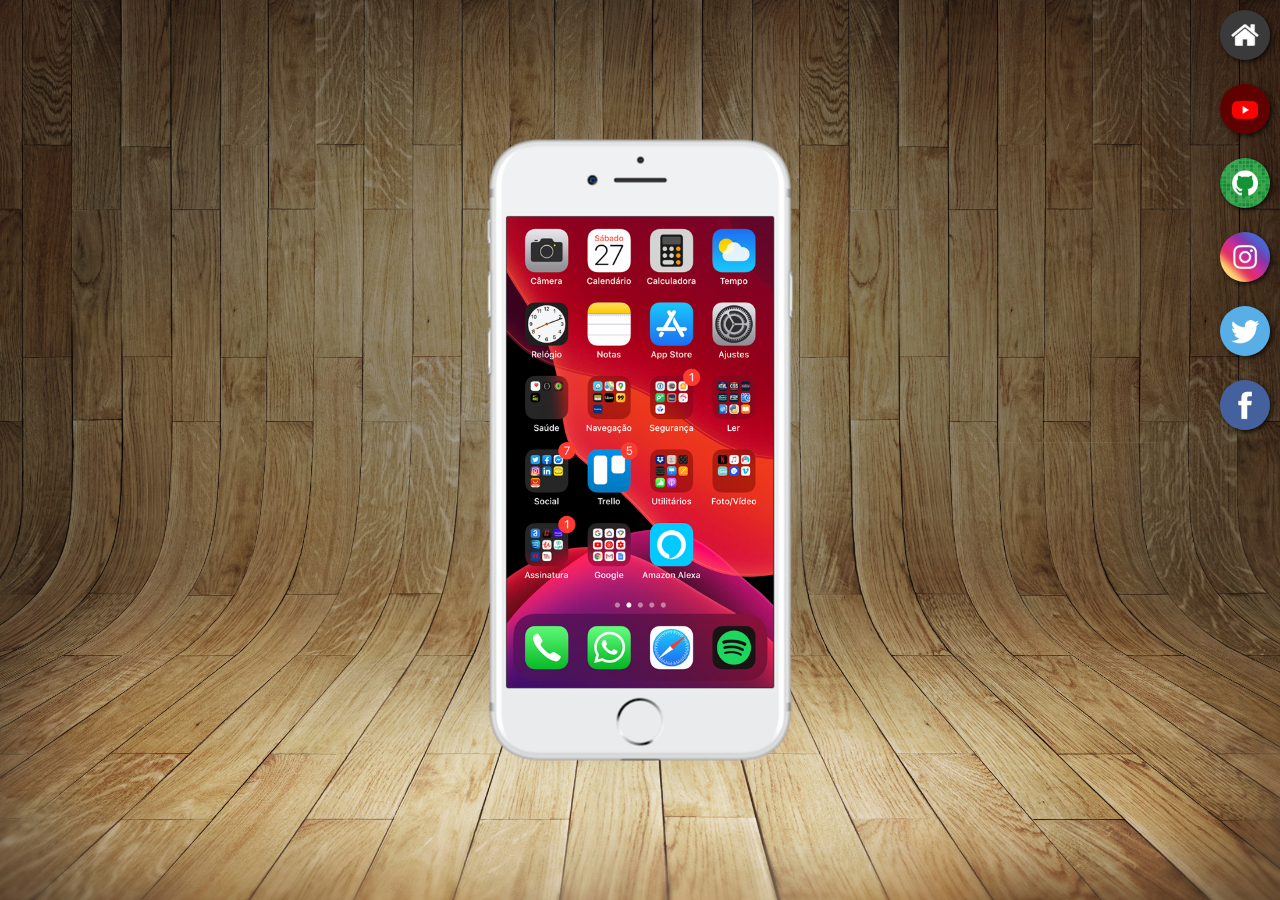
<file: index.html>
<!DOCTYPE html>
<html lang="pt-br">
<head>
    <meta charset="UTF-8">
    <meta http-equiv="X-UA-Compatible" content="IE=edge">
    <meta name="viewport" content="width=device-width, initial-scale=1.0">
    <link rel="shortcut icon" href="favicon.ico" type="image/x-icon">
    <title>Projeto Redes Sociais</title>
    <link rel="stylesheet" href="estilos/style.css">
</head>
<body>
    <main>
        <section id="telefone">
            <iframe src="home.html" name="tela" id="tela" frameborder="0">Seu navagador não é compativél com isso.</iframe>
        </section>
        <section id="redes-sociais">
            <a href="home.html" target="tela"><img src="imagens/logo-home.jpg" alt="Home"></a><br>
            <a href="youtube.html" target="tela"><img src="imagens/logo-youtube.jpg" alt="Youtube"></a><br>
            <a href="github.html" target="tela"><img src="imagens/logo-github.jpg" alt="GitHub"></a><br>
            <a href="instagram.html" target="tela"><img src="imagens/logo-instagram.jpg" alt="Instagram"></a><br>
            <a href="twitter.html" target="tela"><img src="imagens/logo-twitter.jpg" alt="Twitter"></a><br>
            <a href="facebook.html" target="tela"><img src="imagens/logo-facebook.jpg" alt="Facebook"></a><br>
        </section>
    </main>
</body>
</html>
</file>
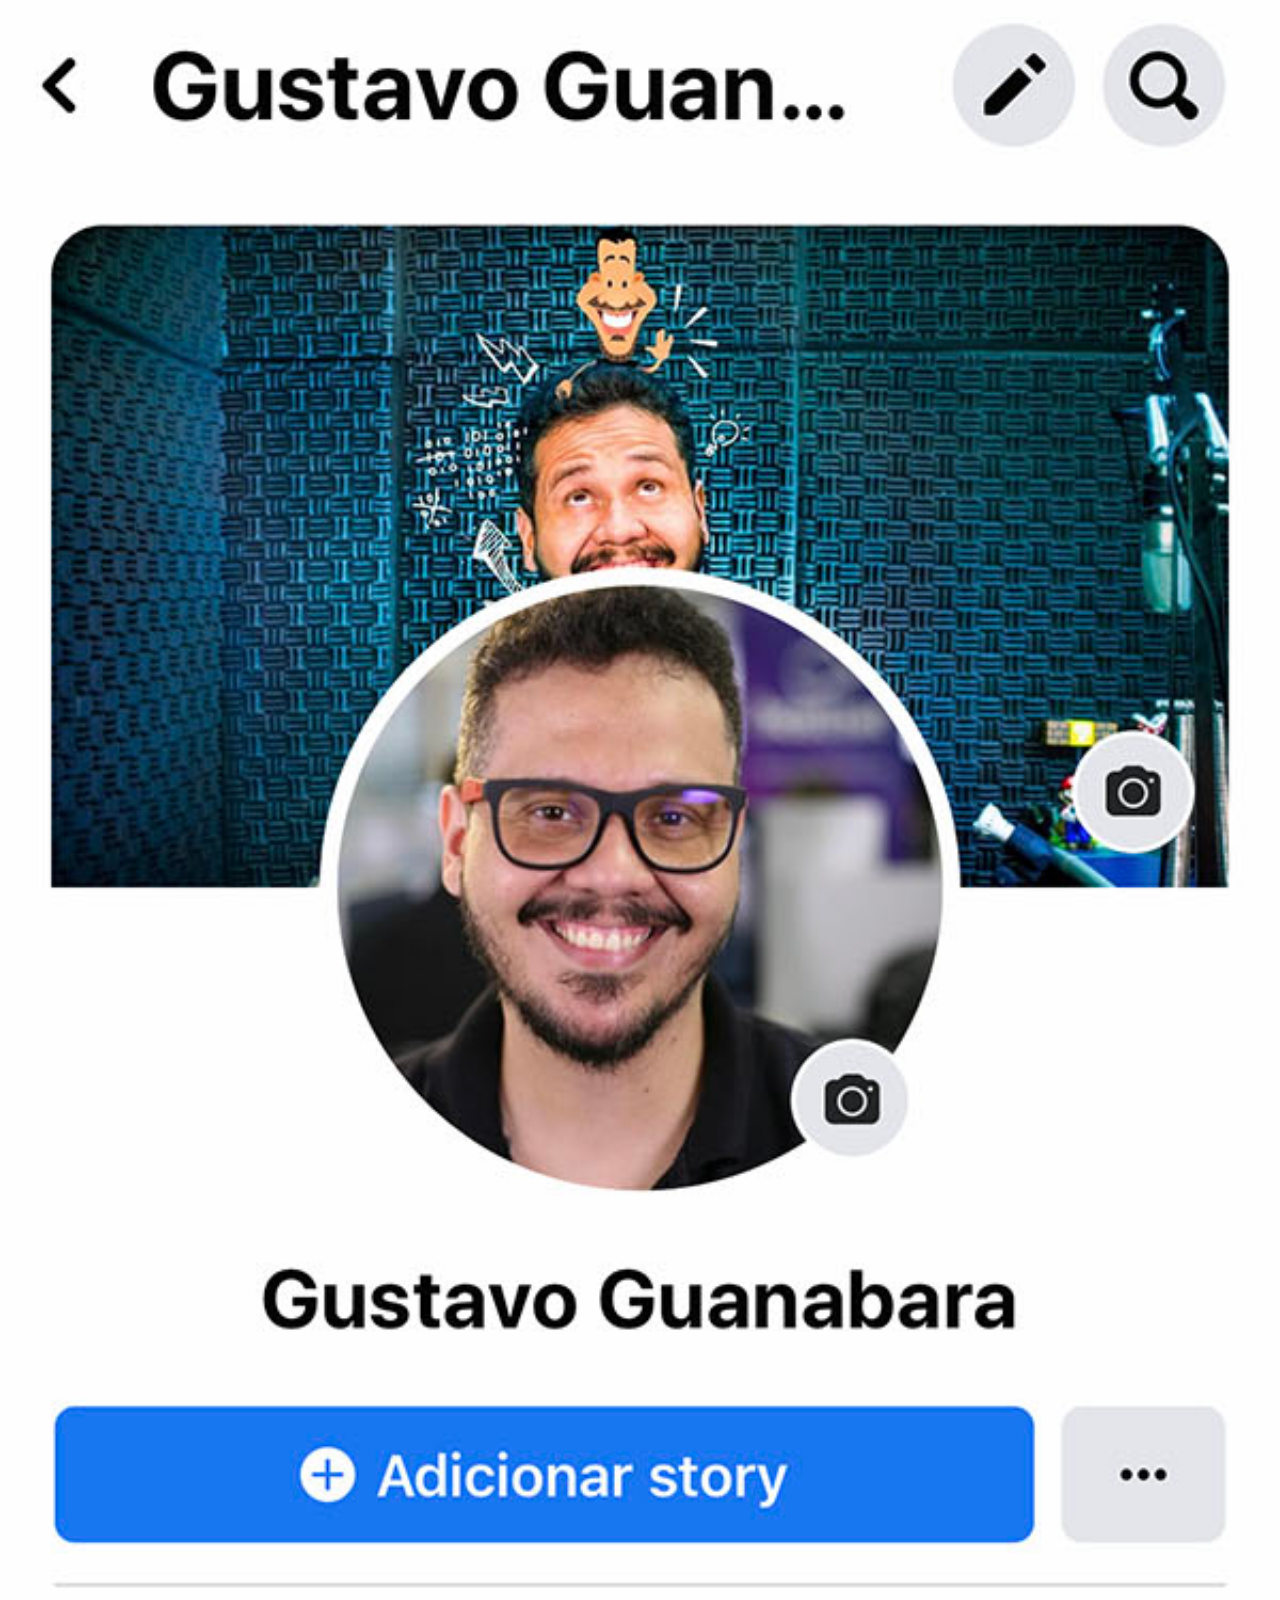
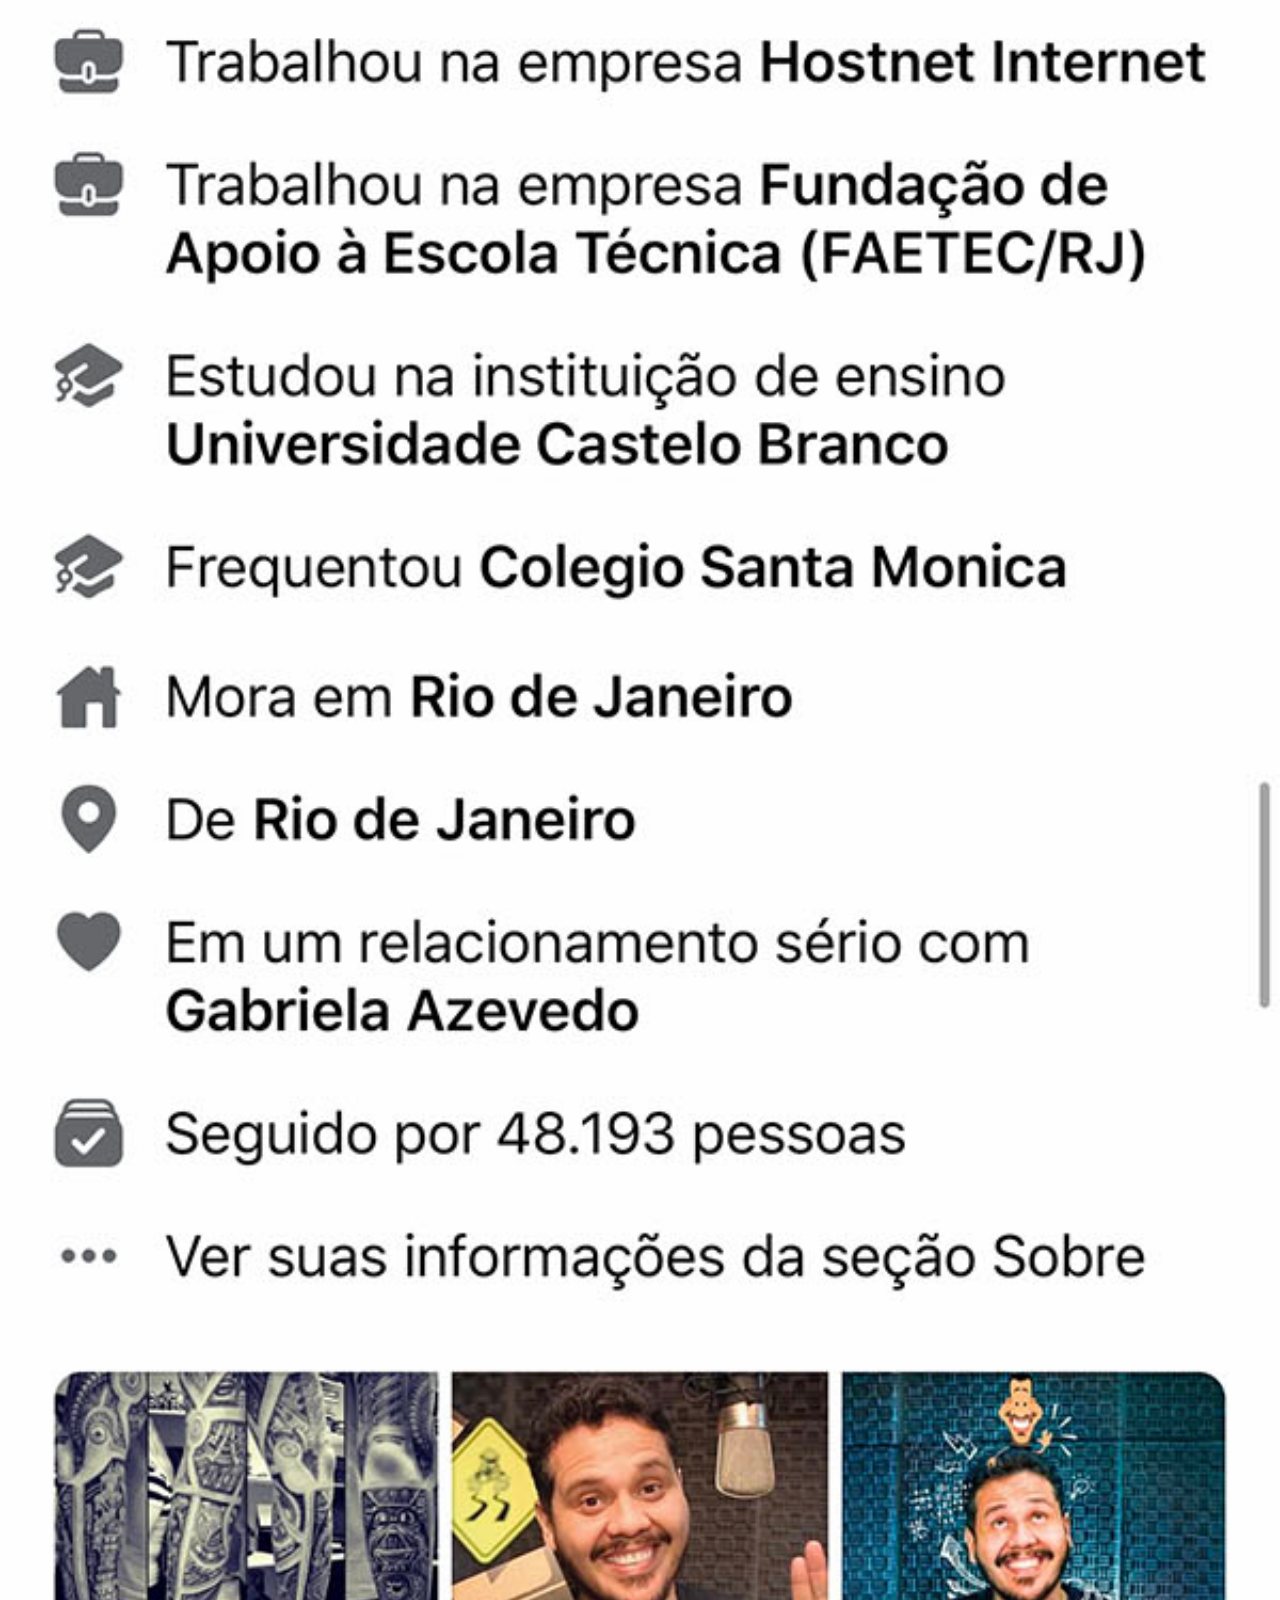
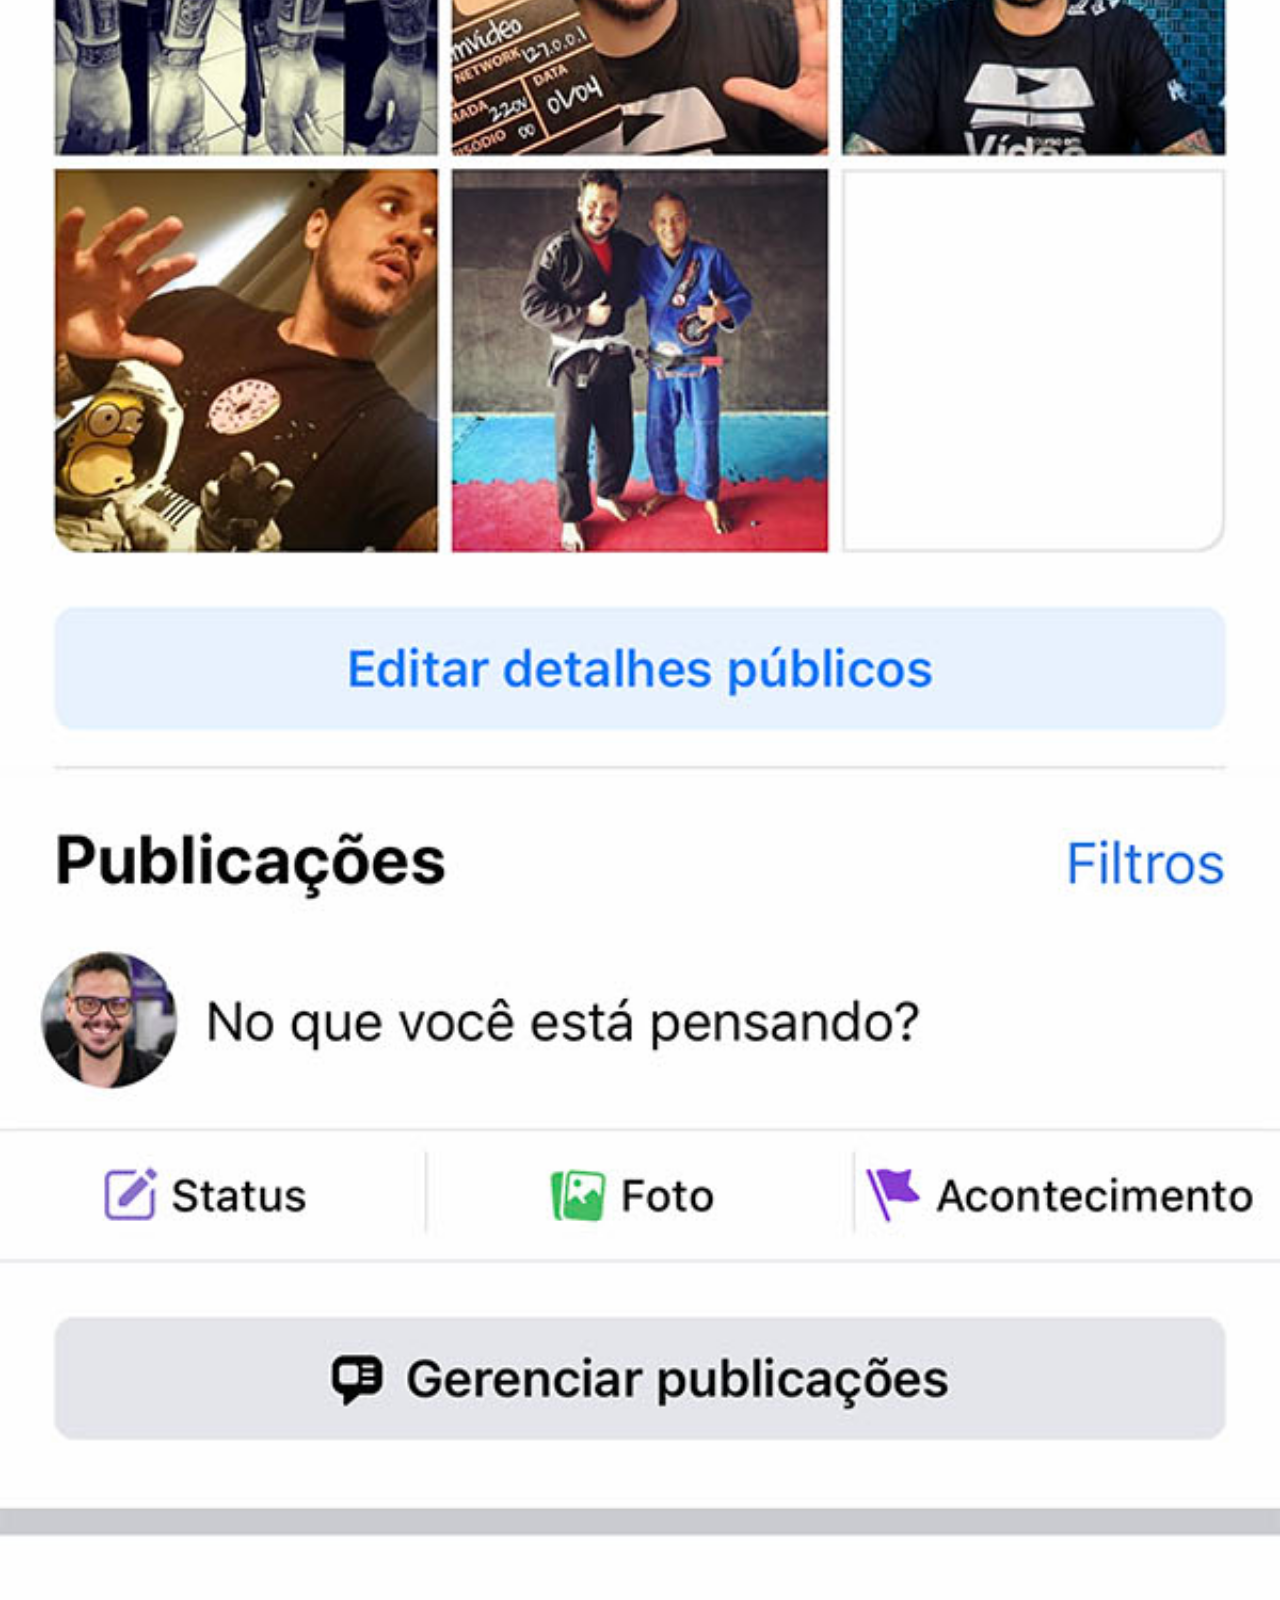
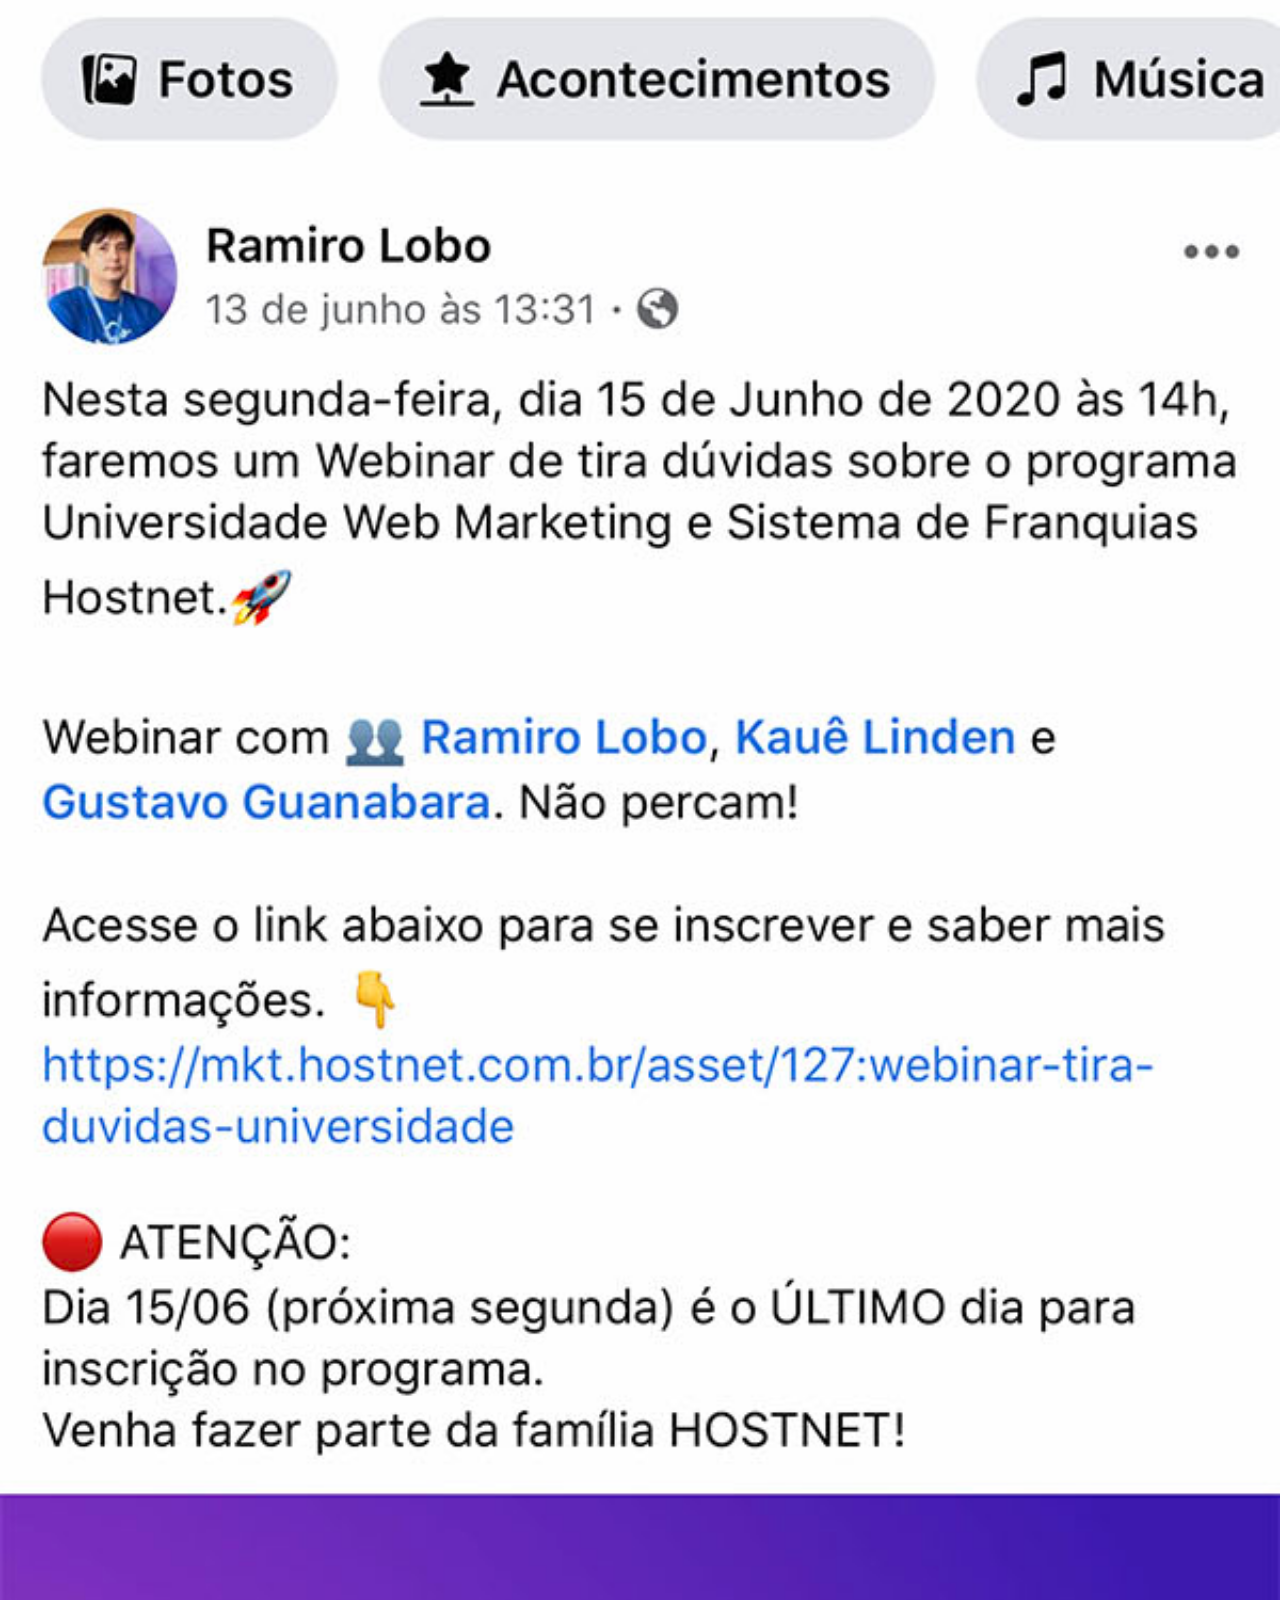
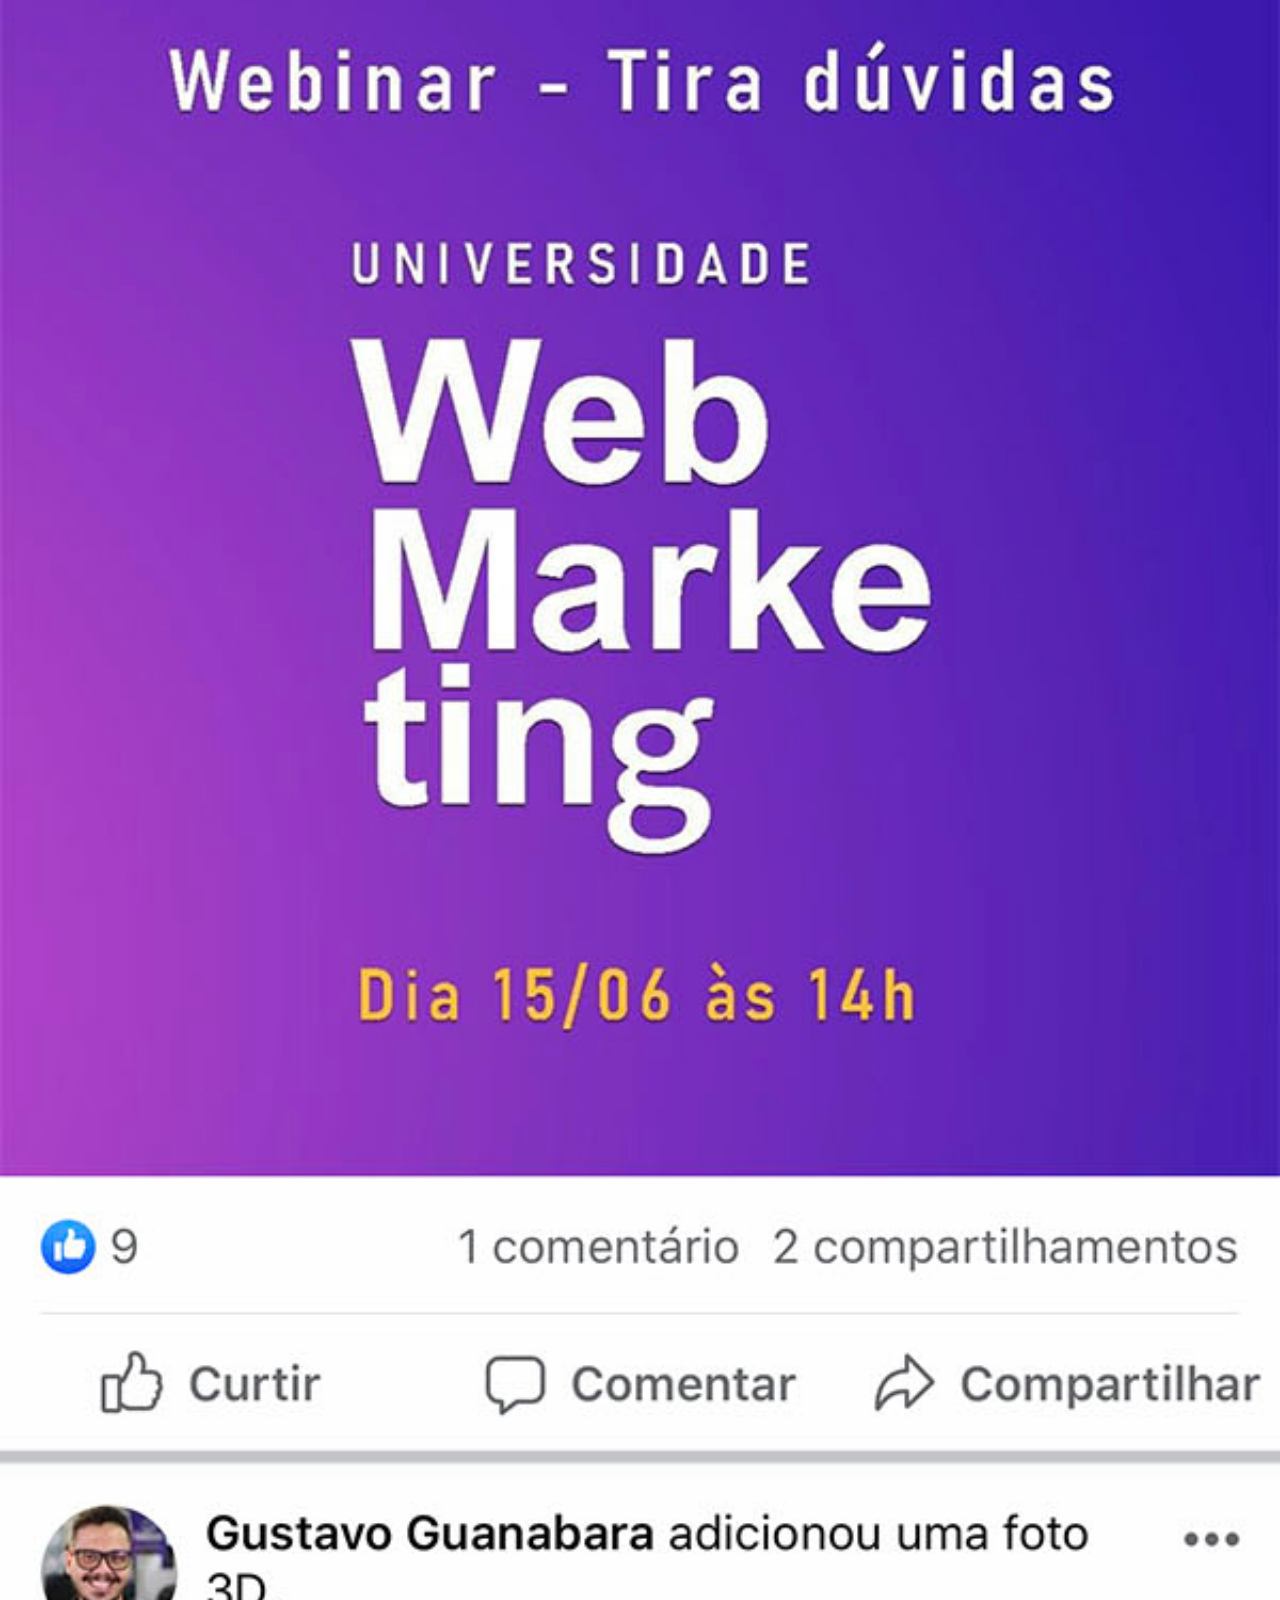
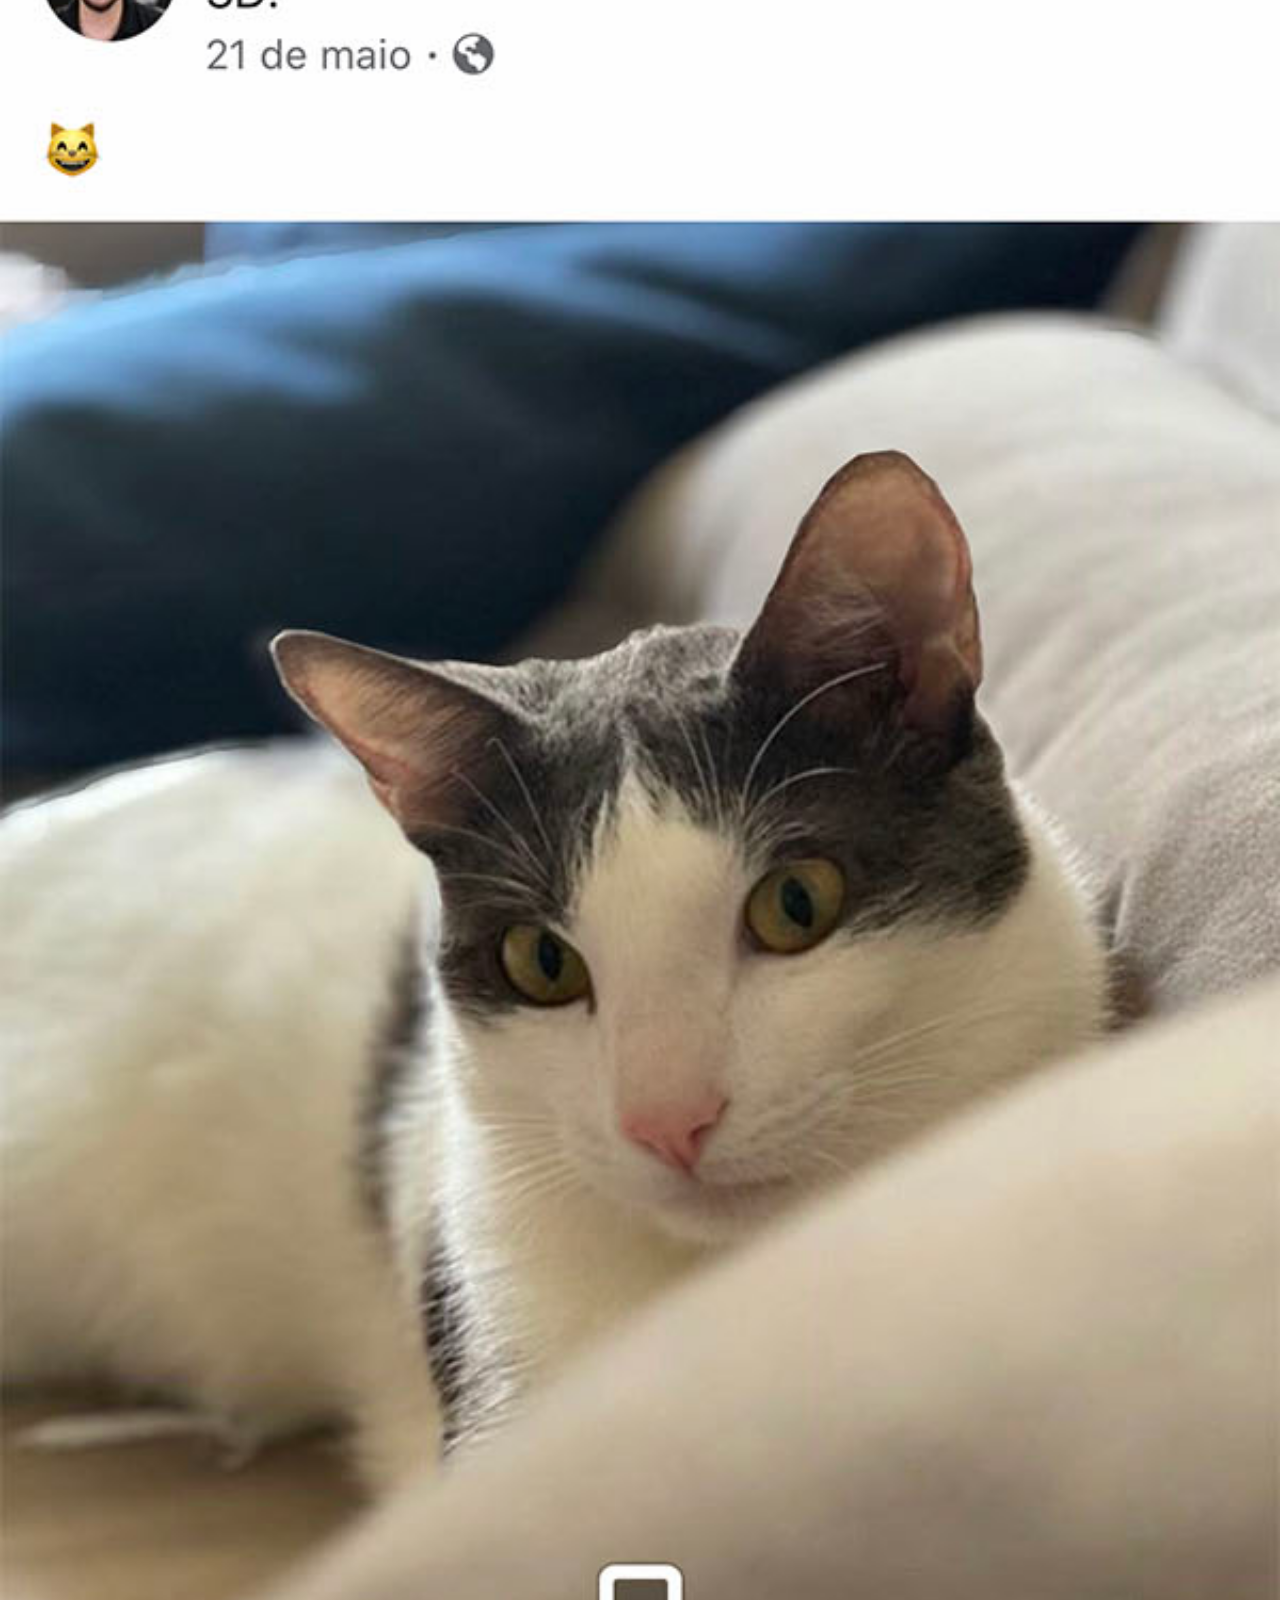
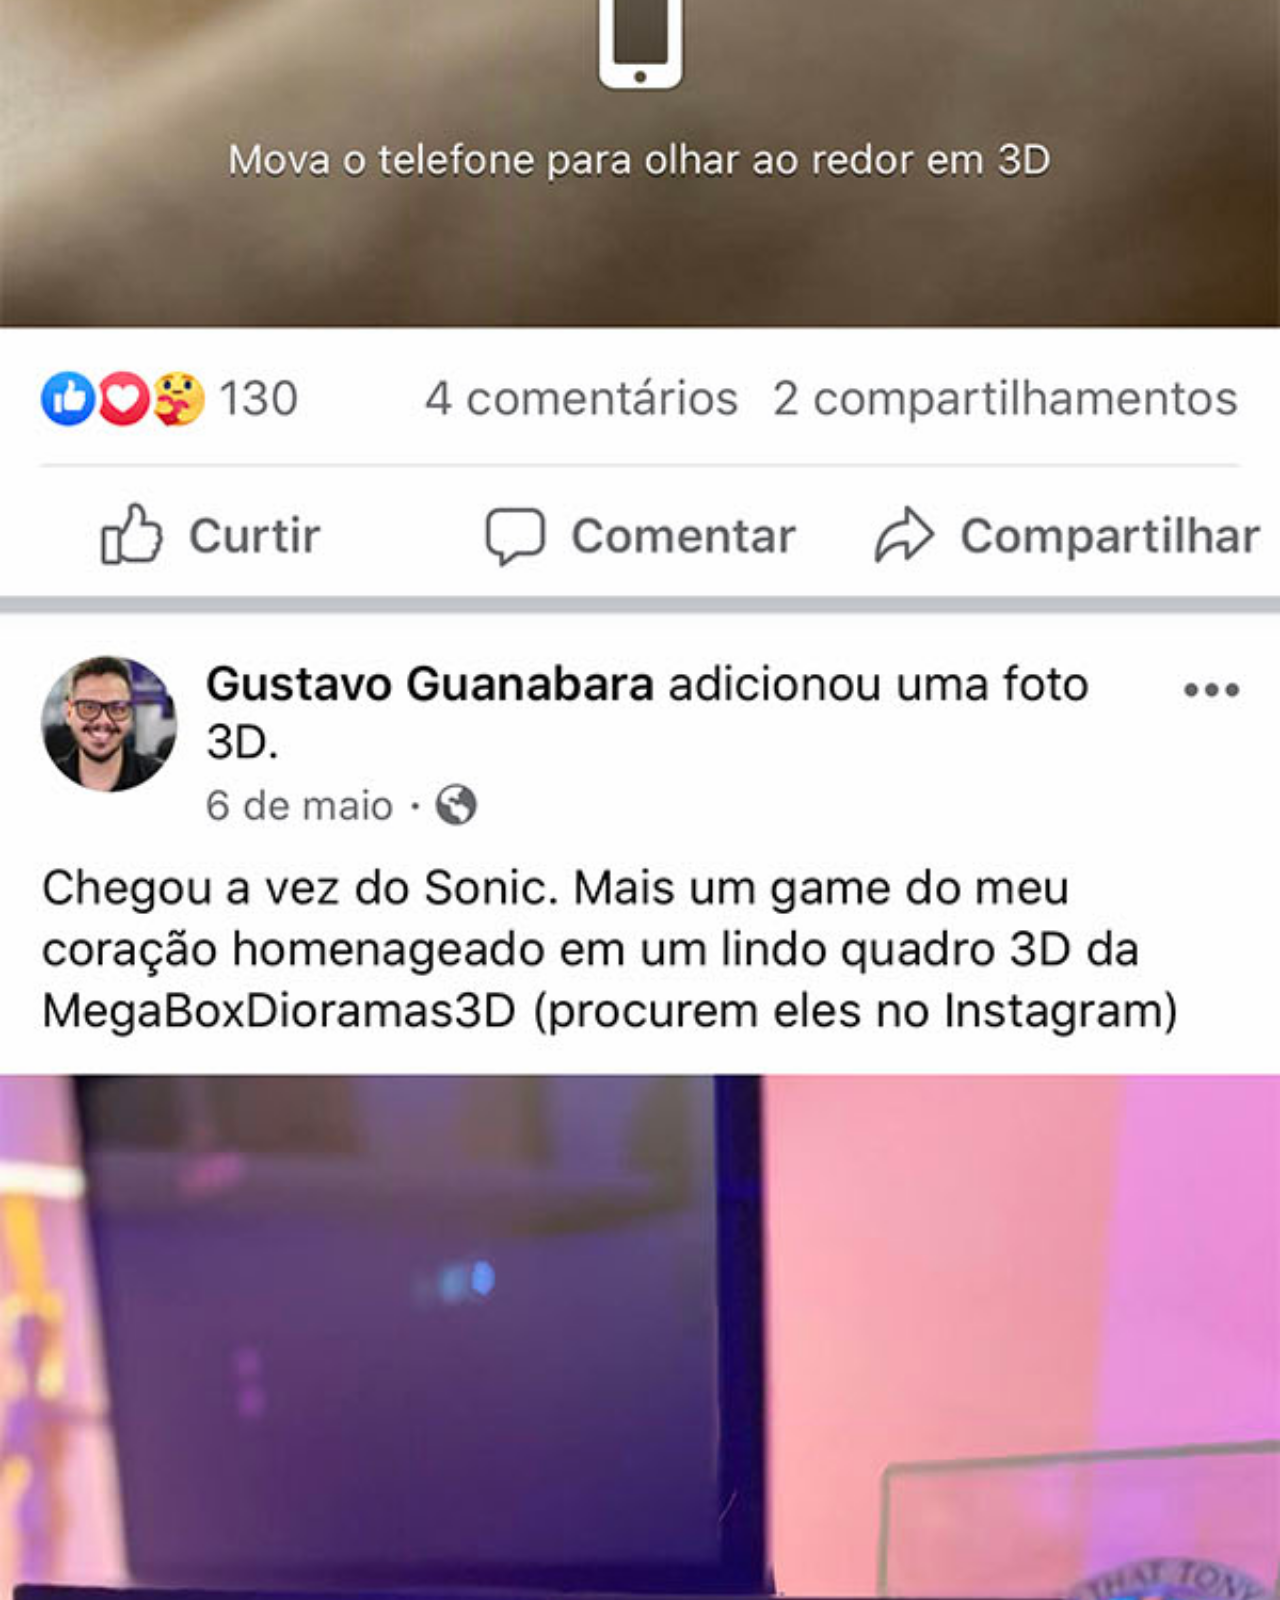
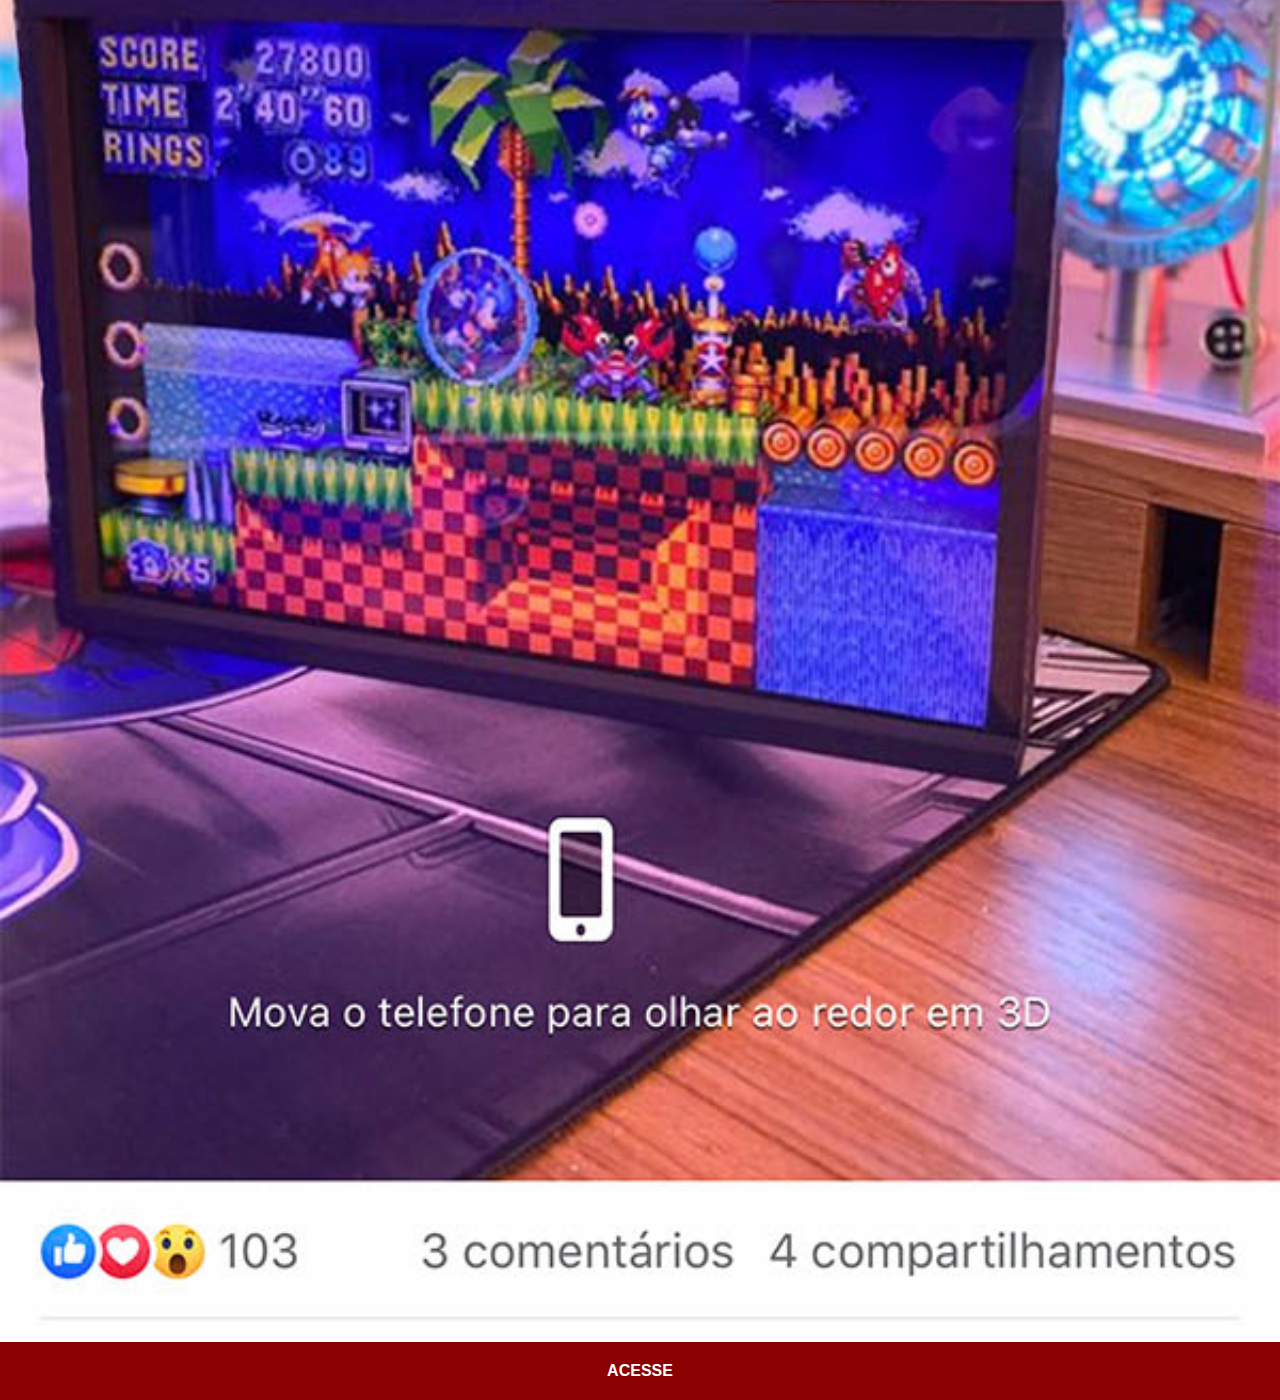
<file: facebook.html>
<!DOCTYPE html>
<html lang="pt-br">
<head>
    <meta charset="UTF-8">
    <meta http-equiv="X-UA-Compatible" content="IE=edge">
    <meta name="viewport" content="width=device-width, initial-scale=1.0">
    <title>Facebook</title>
    <link rel="stylesheet" href="estilos/social.css">
</head>
<body>
    <img src="imagens/tela-facebook.jpg" alt="Facebook">
    <a href="https://www.facebook.com/gustavoguanabara" target="_blank">ACESSE</a>
</body>
</html>
</file>
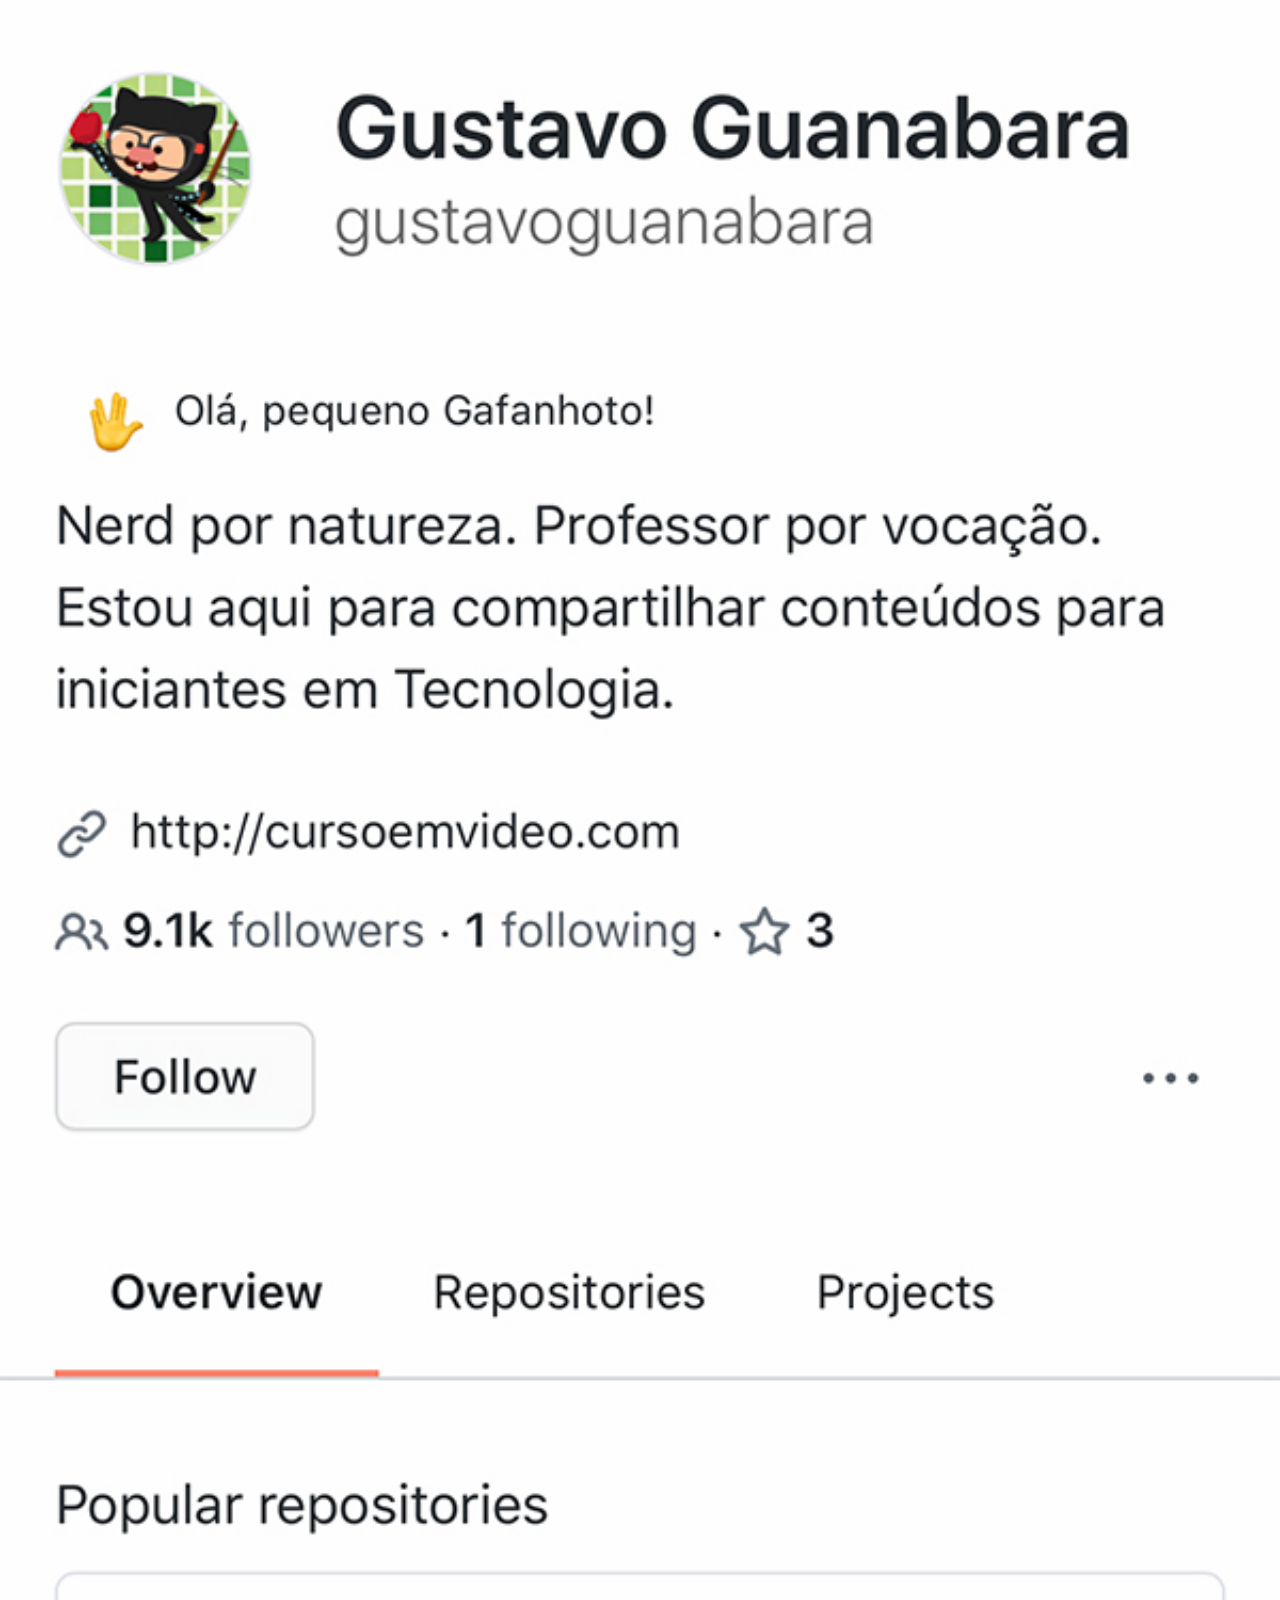
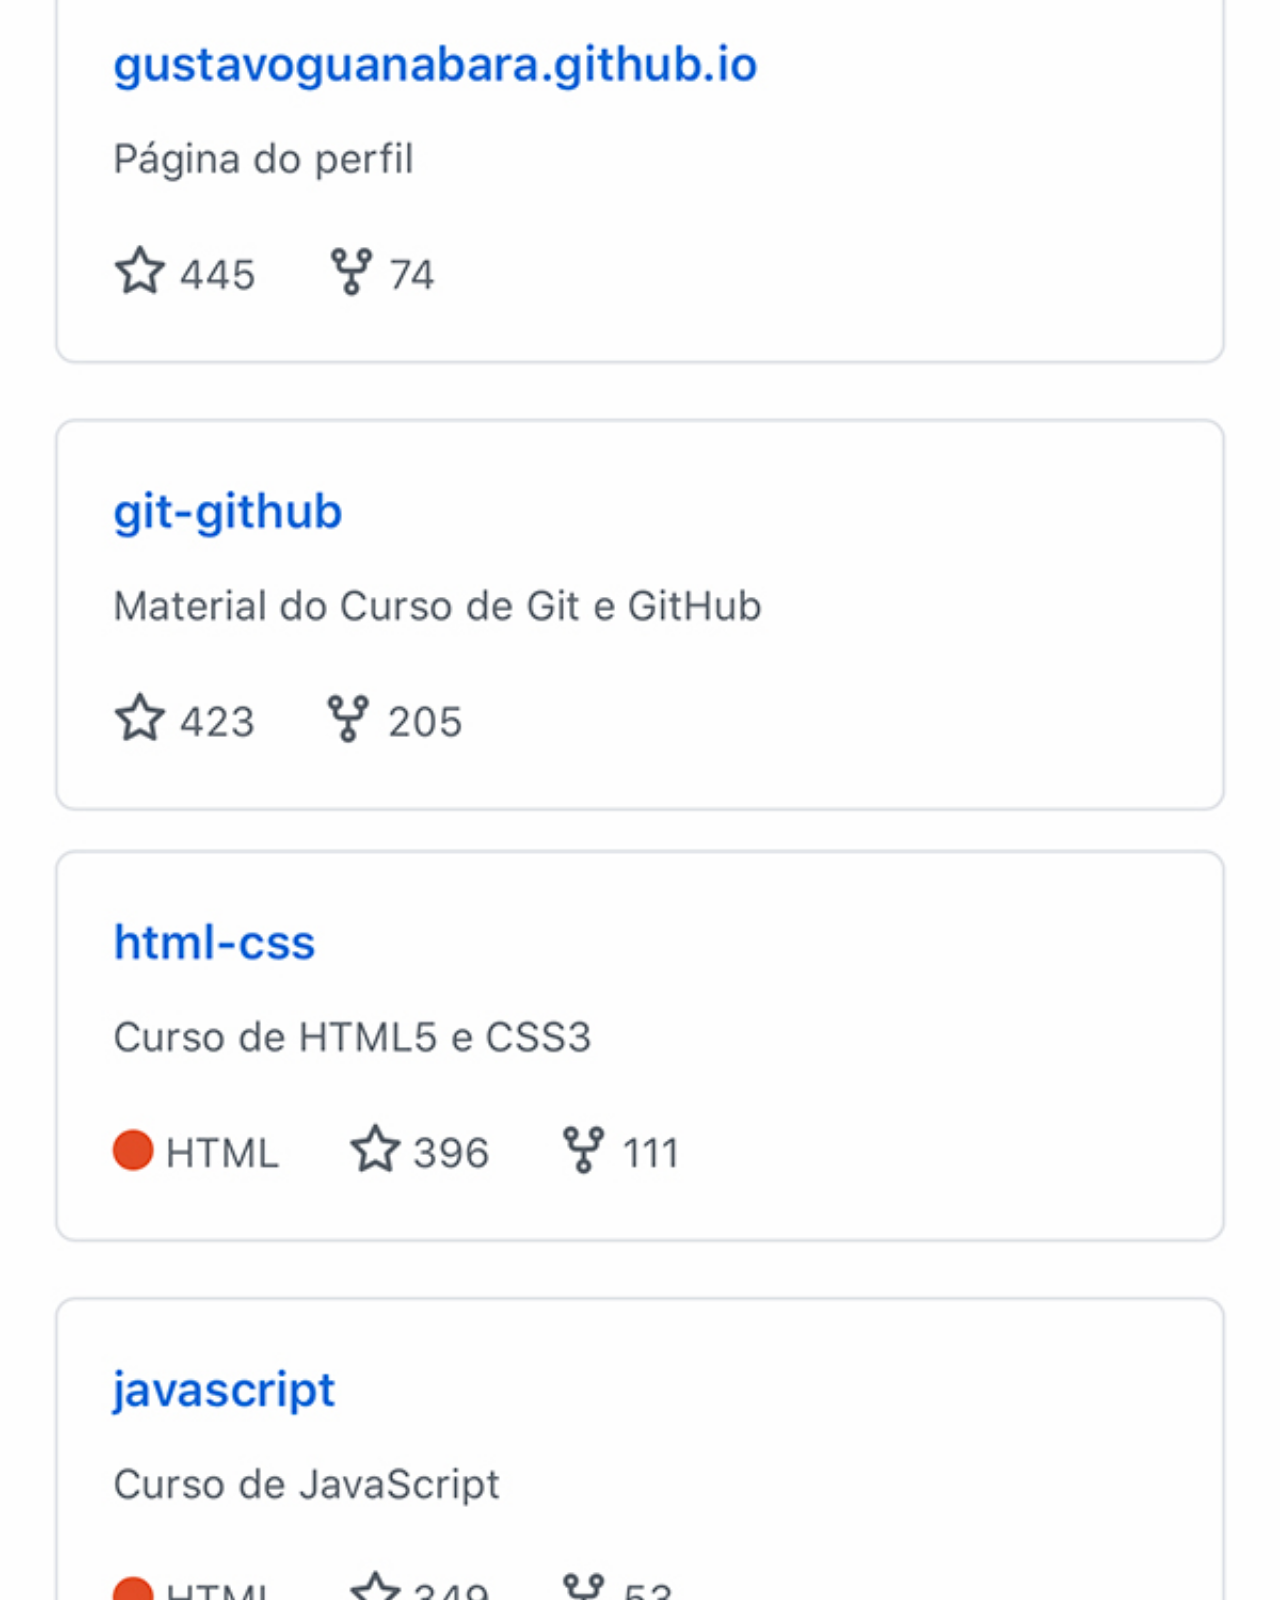
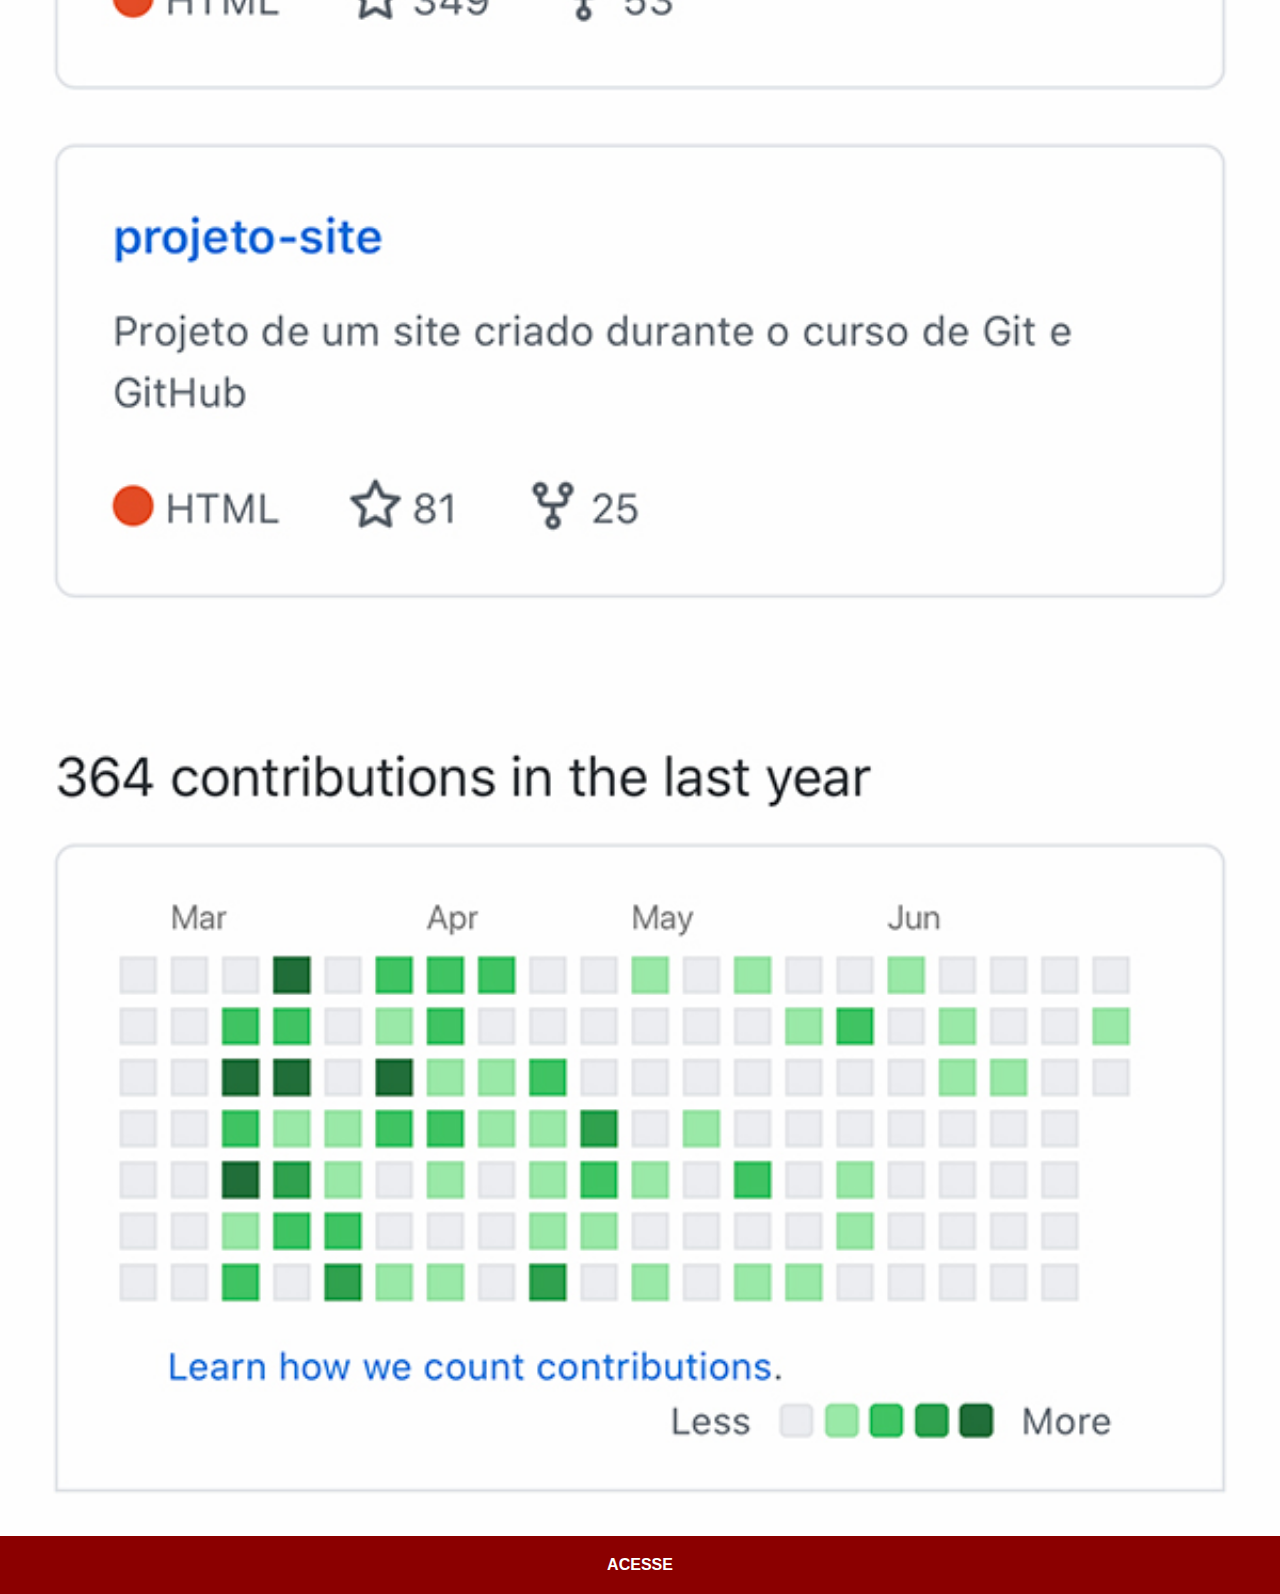
<file: github.html>
<!DOCTYPE html>
<html lang="pt-br">
<head>
    <meta charset="UTF-8">
    <meta http-equiv="X-UA-Compatible" content="IE=edge">
    <meta name="viewport" content="width=device-width, initial-scale=1.0">
    <title>GitHub</title>
    <link rel="stylesheet" href="estilos/social.css">
</head>
<body>
    <img src="imagens/tela-github.jpg" alt="GitHub">
    <a href="https://gustavoguanabara.github.io" target="_blank">ACESSE</a> 
</body>
</html>
</file>
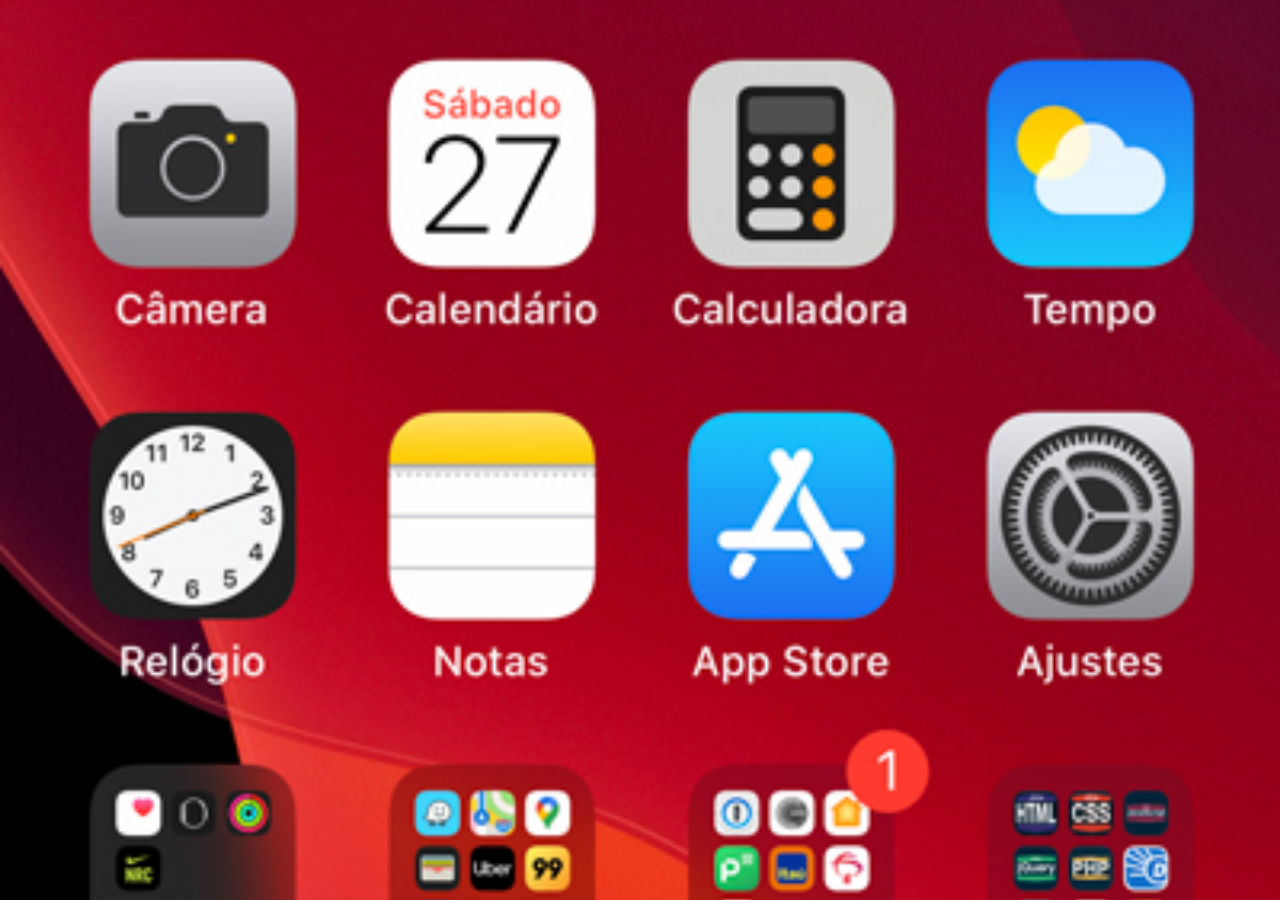
<file: home.html>
<!DOCTYPE html>
<html lang="pt-br">
<head>
    <meta charset="UTF-8">
    <meta http-equiv="X-UA-Compatible" content="IE=edge">
    <meta name="viewport" content="width=device-width, initial-scale=1.0">
    <title>Document</title>
</head>
<style>
    *{
        margin: 0px;
        padding: 0px;
    }

    body{
        width: 100vw;
        height: 100vh;
        background: black url('imagens/tela-home.jpg')no-repeat top center;
        background-size: cover;
    }
</style>
<body>
    
</body>
</html>
</file>
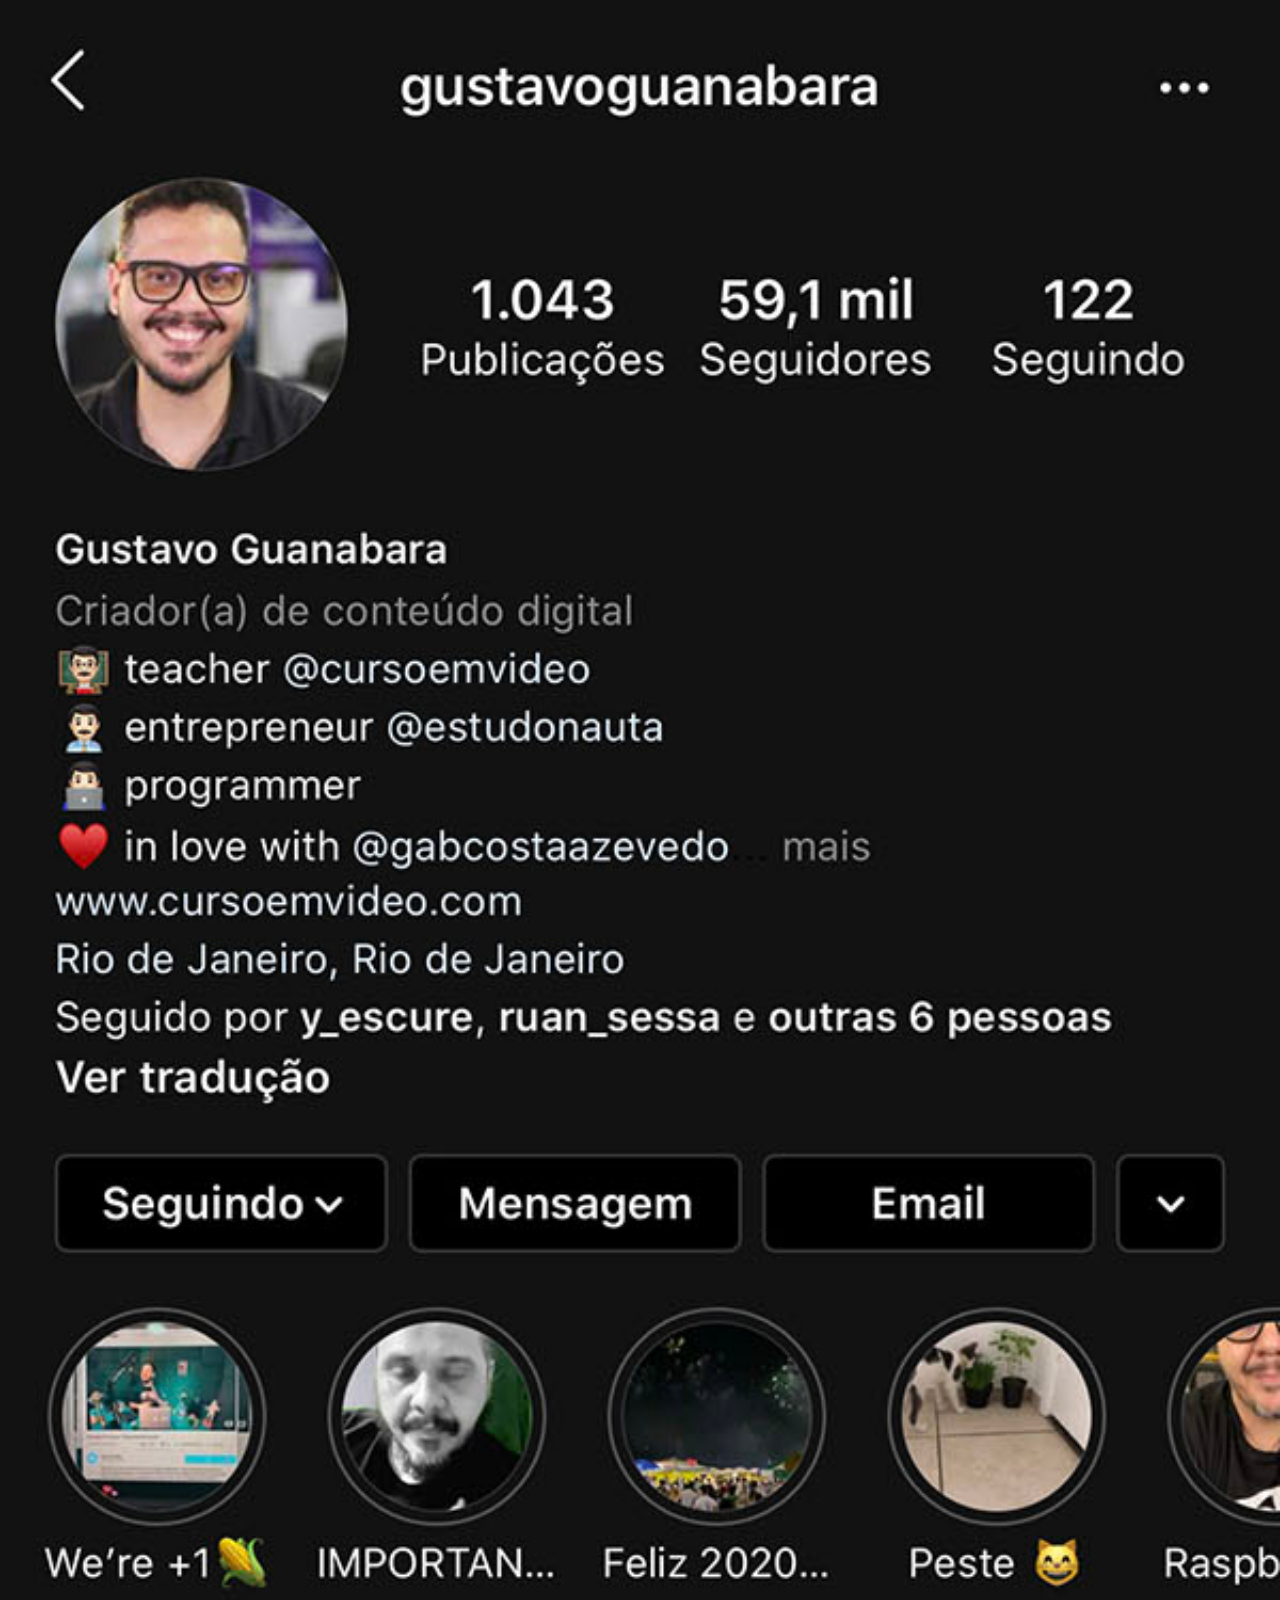
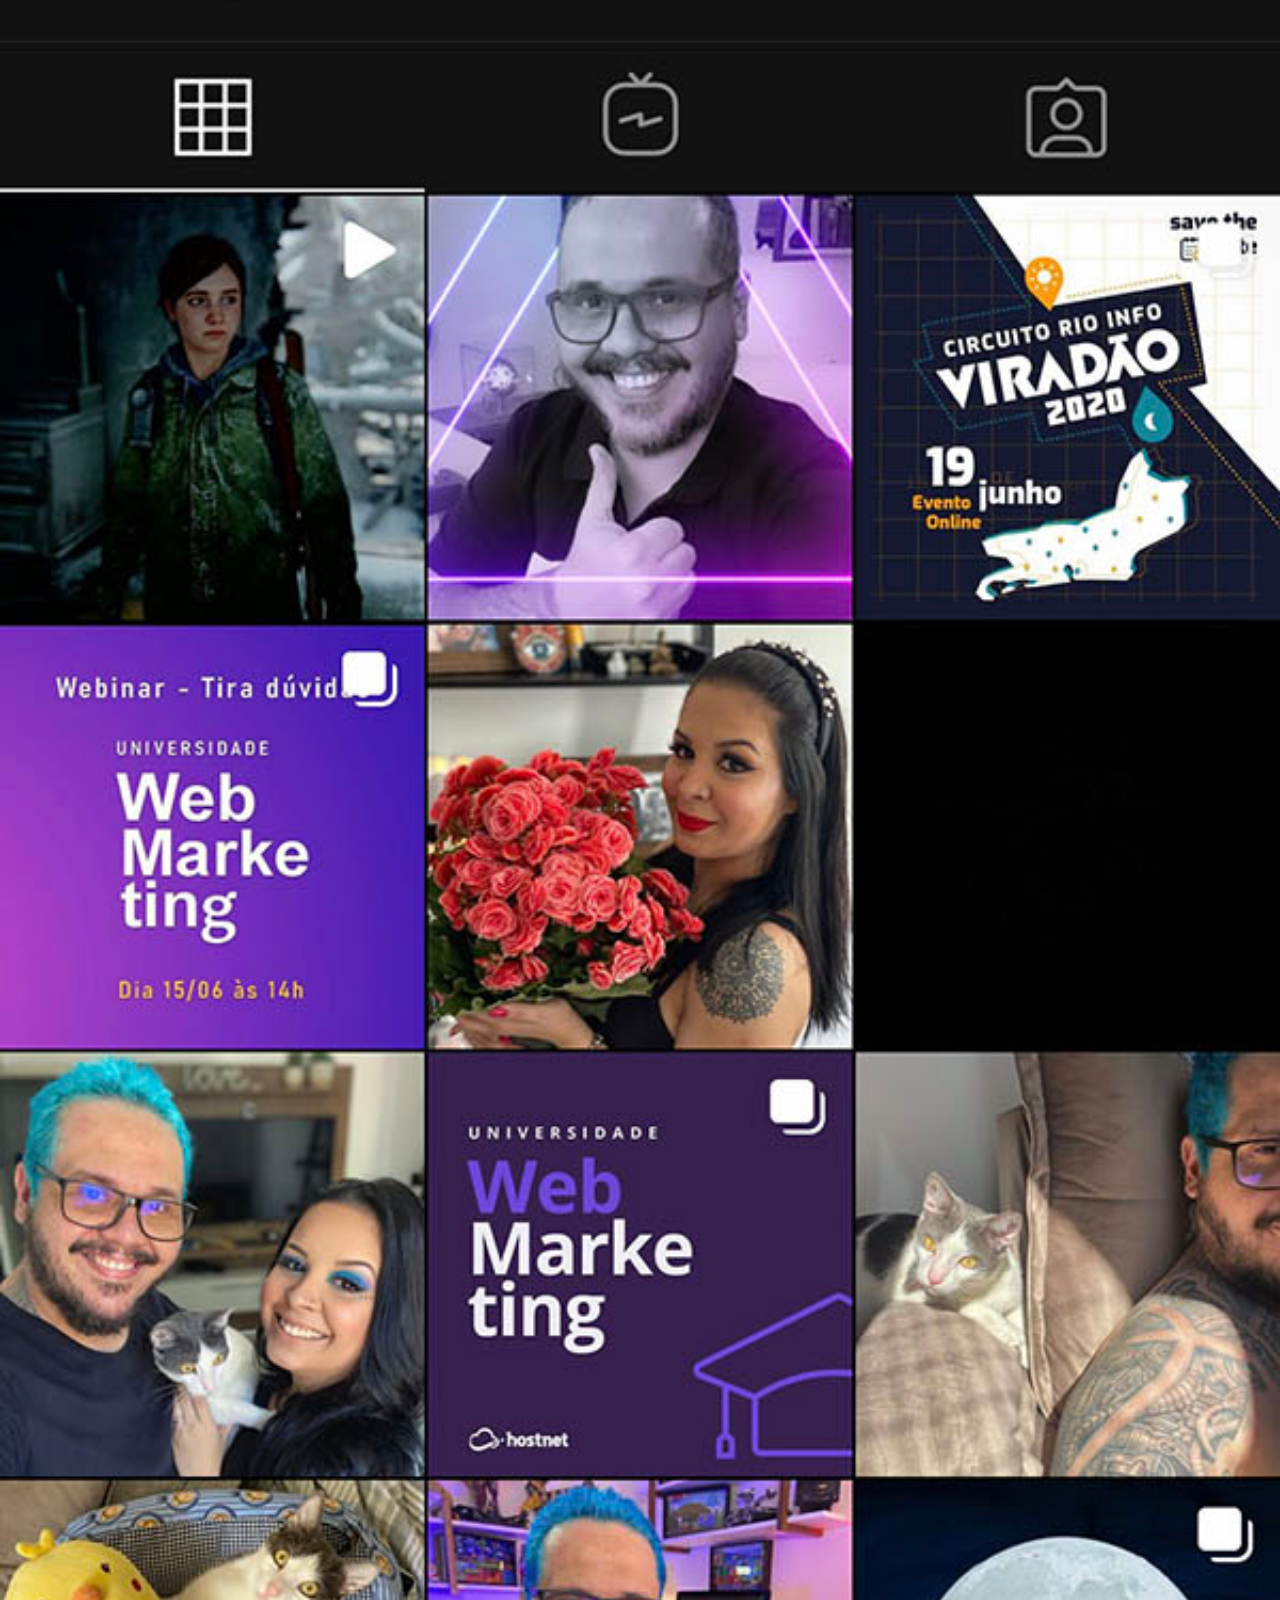
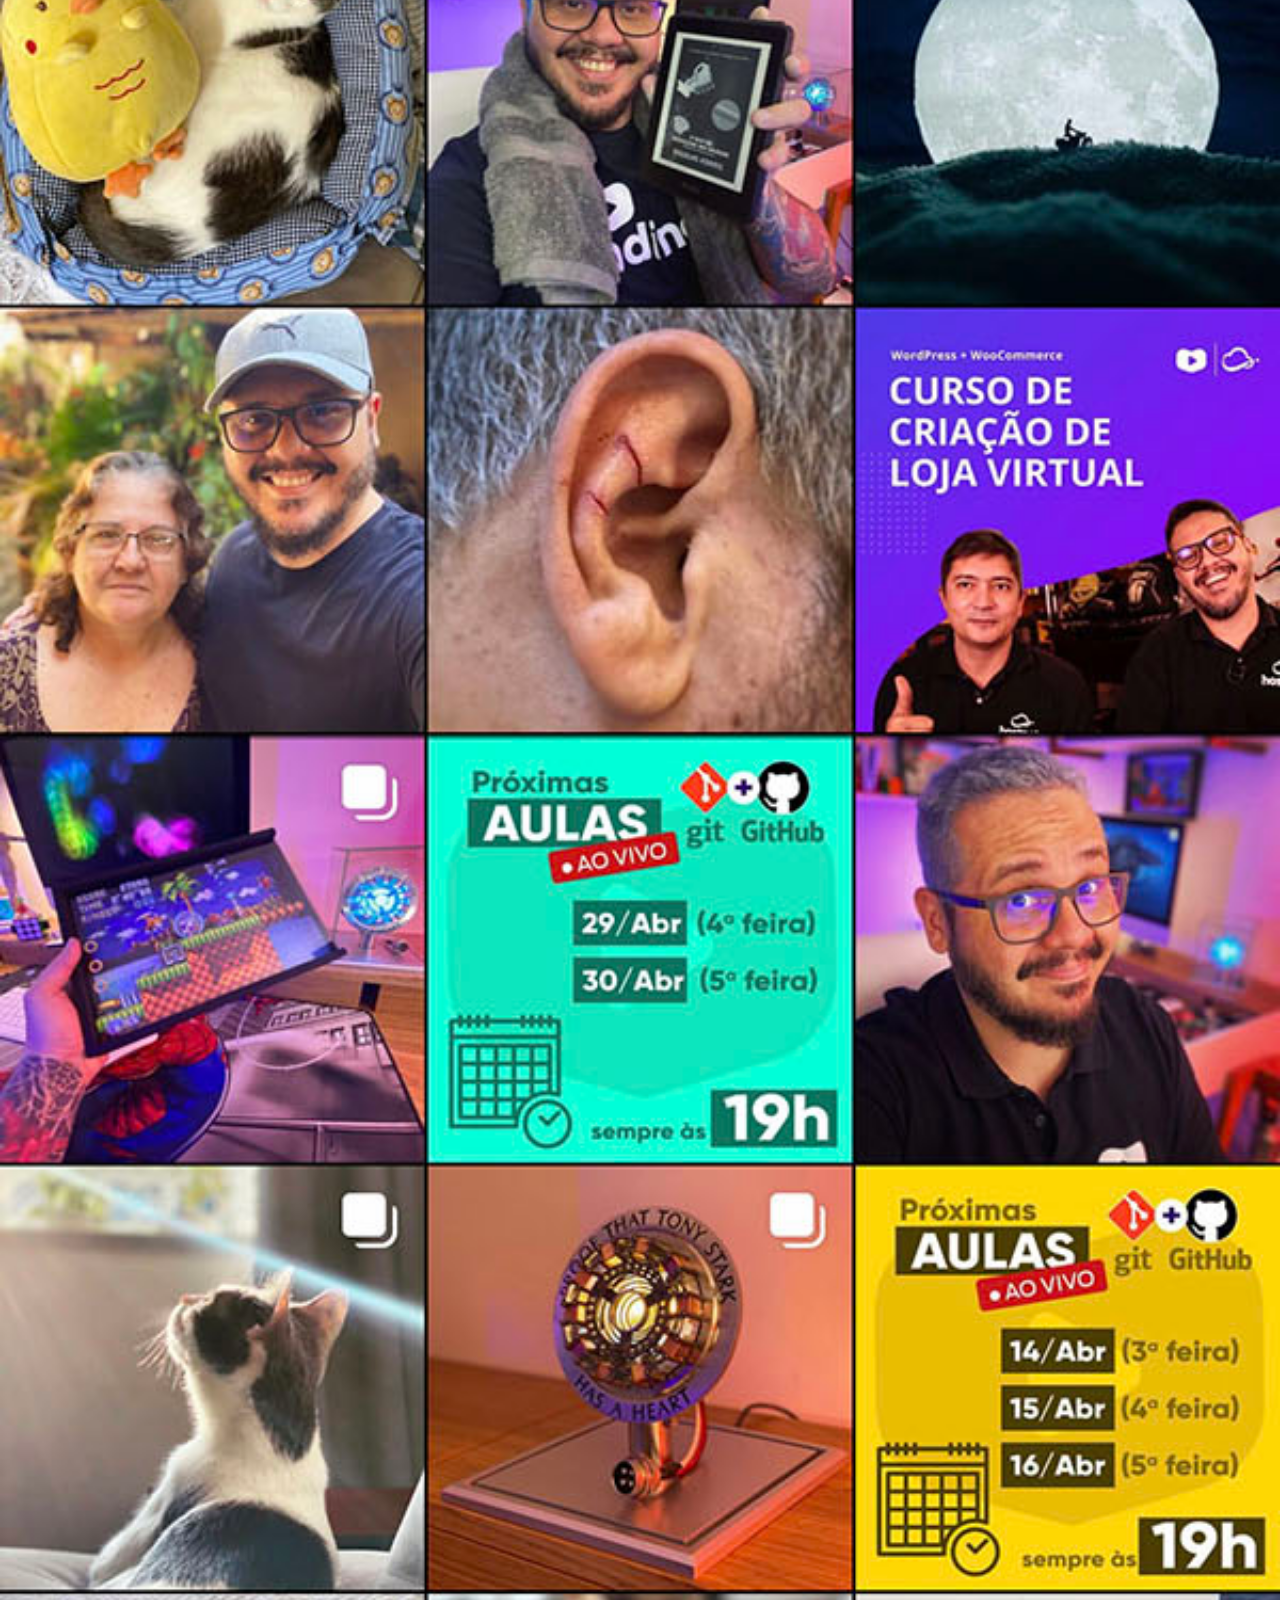
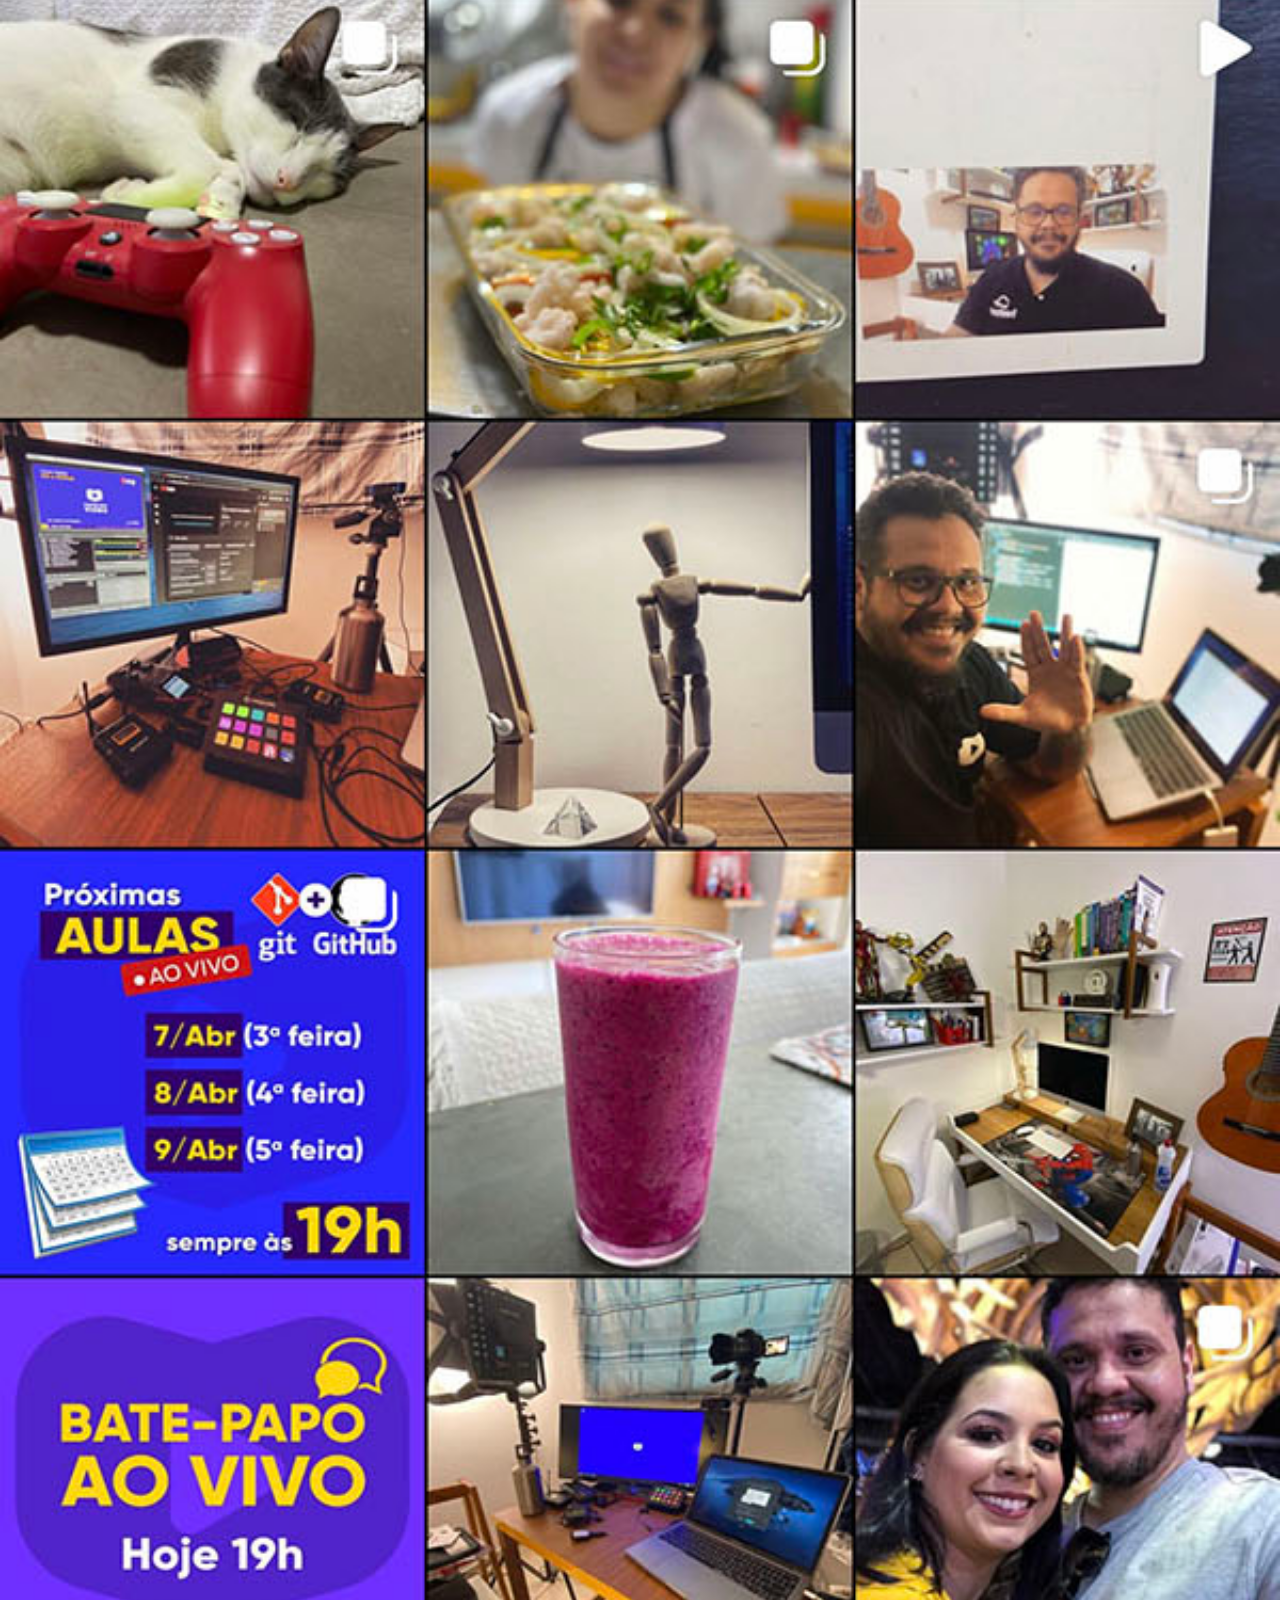
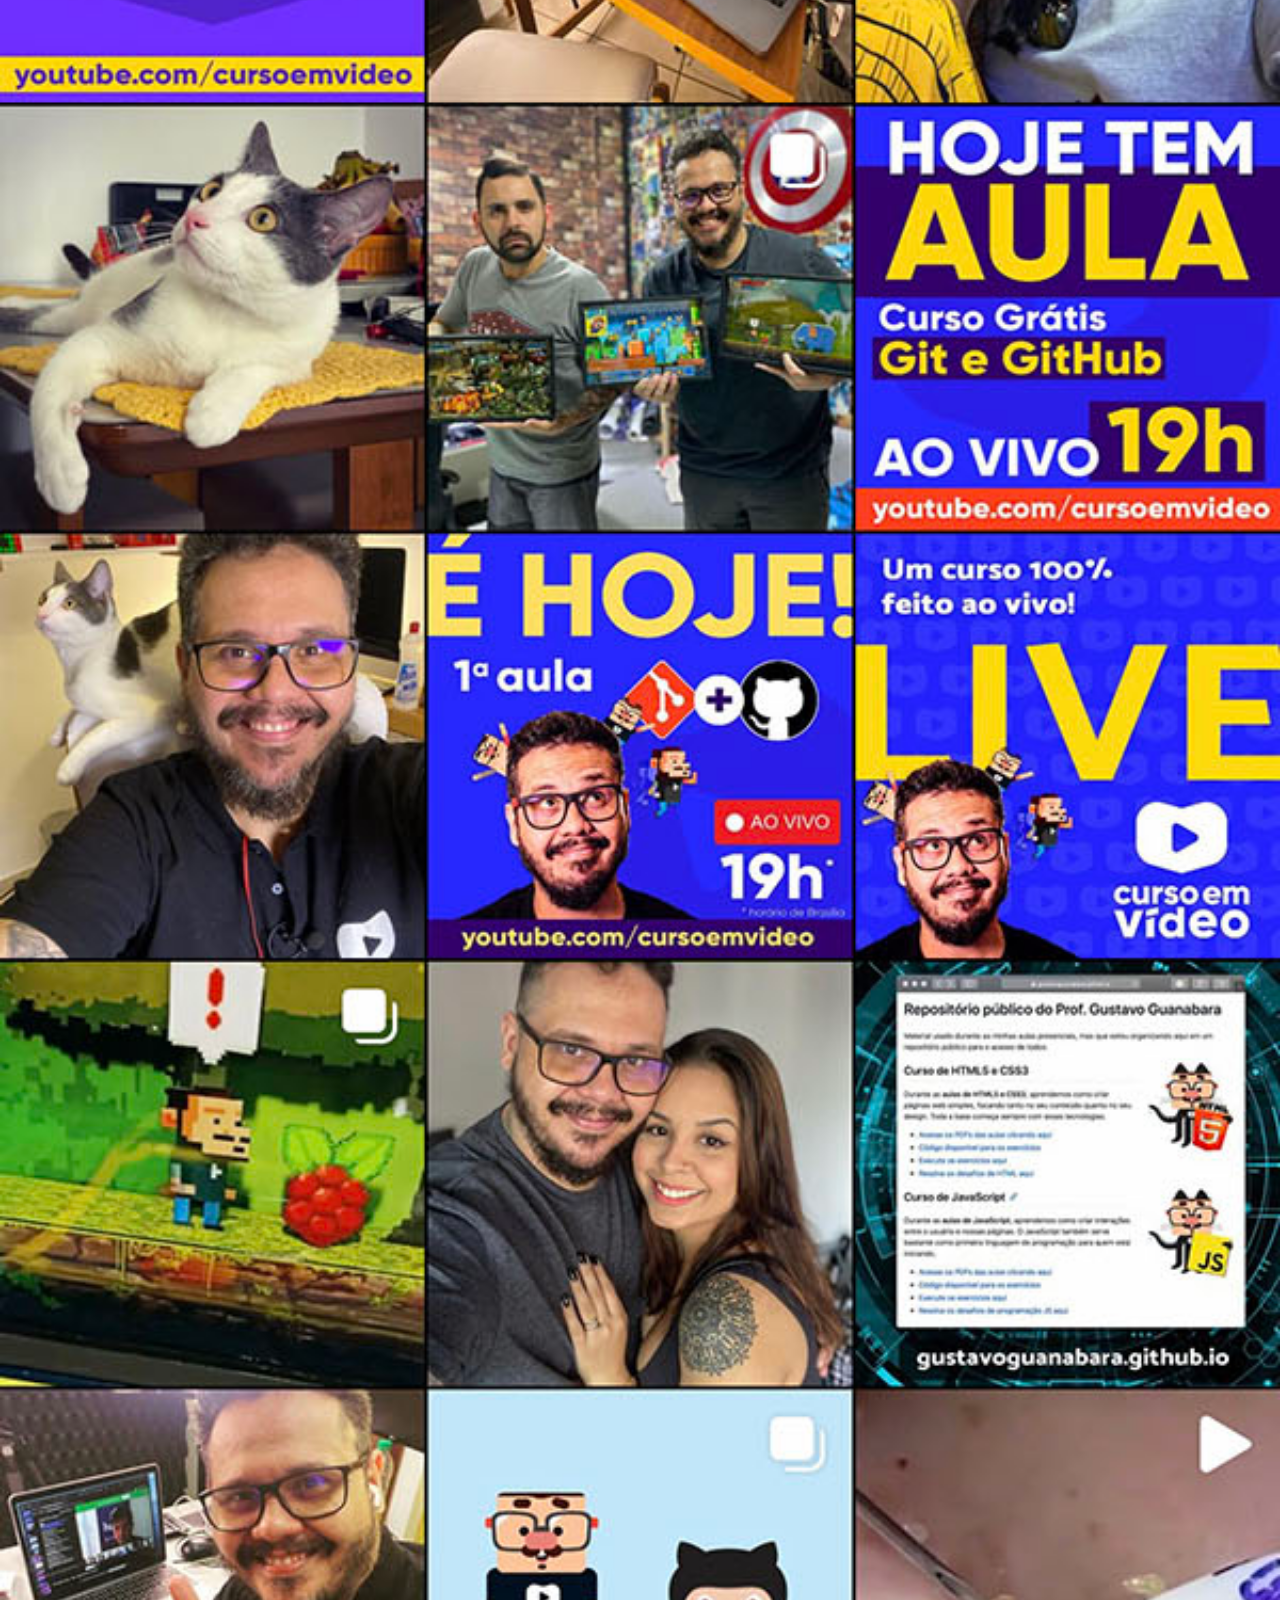
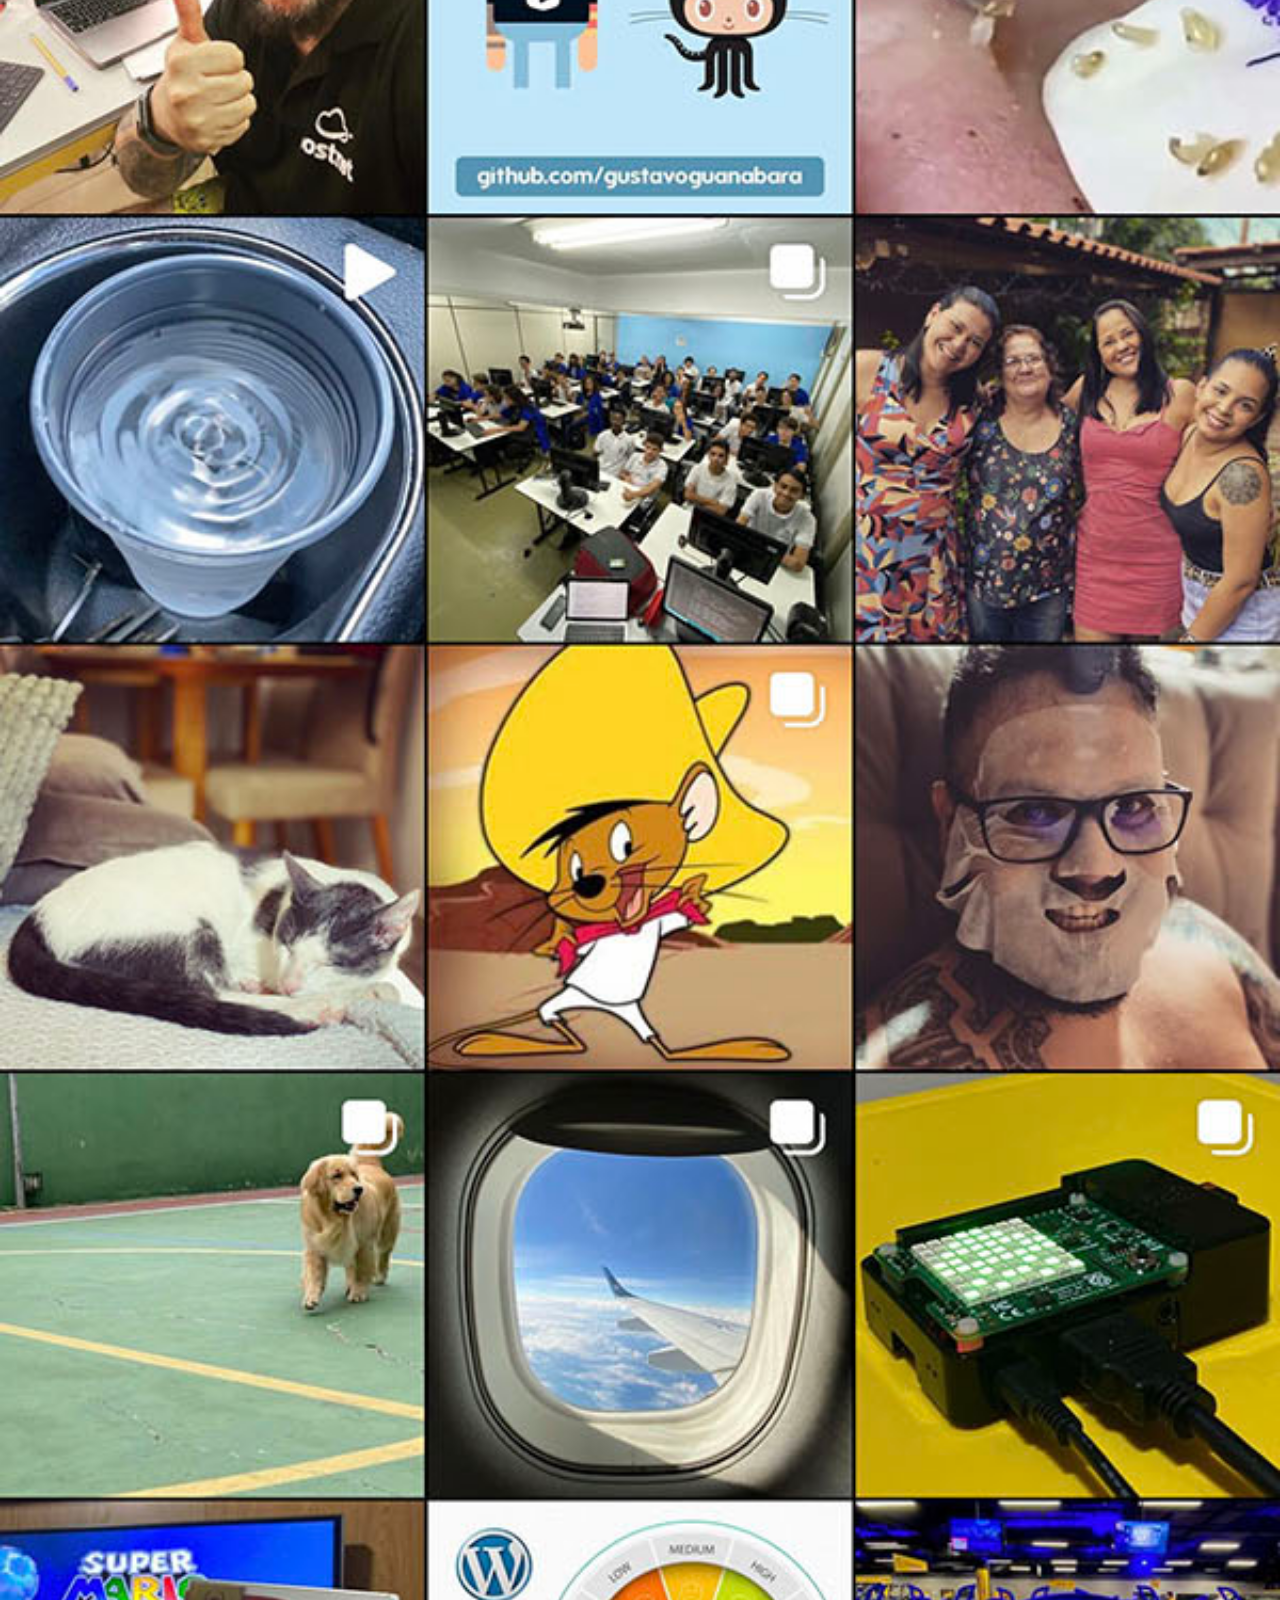
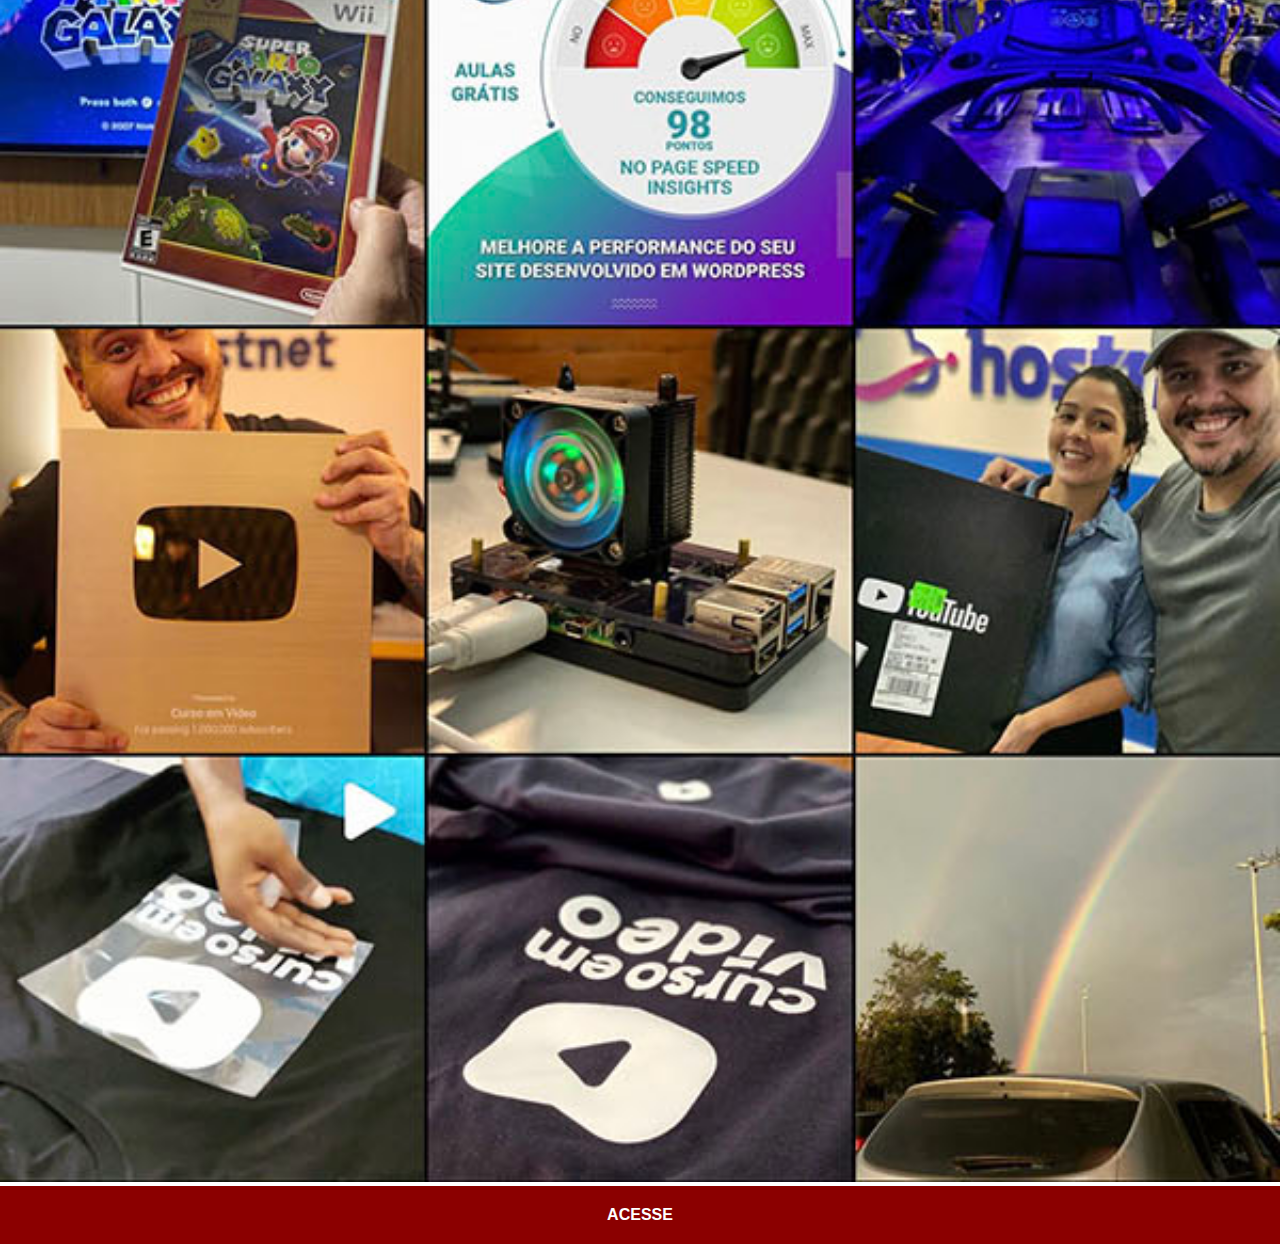
<file: instagram.html>
<!DOCTYPE html>
<html lang="pt-br">
<head>
    <meta charset="UTF-8">
    <meta http-equiv="X-UA-Compatible" content="IE=edge">
    <meta name="viewport" content="width=device-width, initial-scale=1.0">
    <title>Instagram</title>
    <link rel="stylesheet" href="estilos/social.css">
</head>
<body>
    <img src="imagens/tela-instagram.jpg" alt="Instagram">
    <a href="https://www.instagram.com/gustavoguanabara/" target="_blank">ACESSE</a>
</body>
</html>
</file>
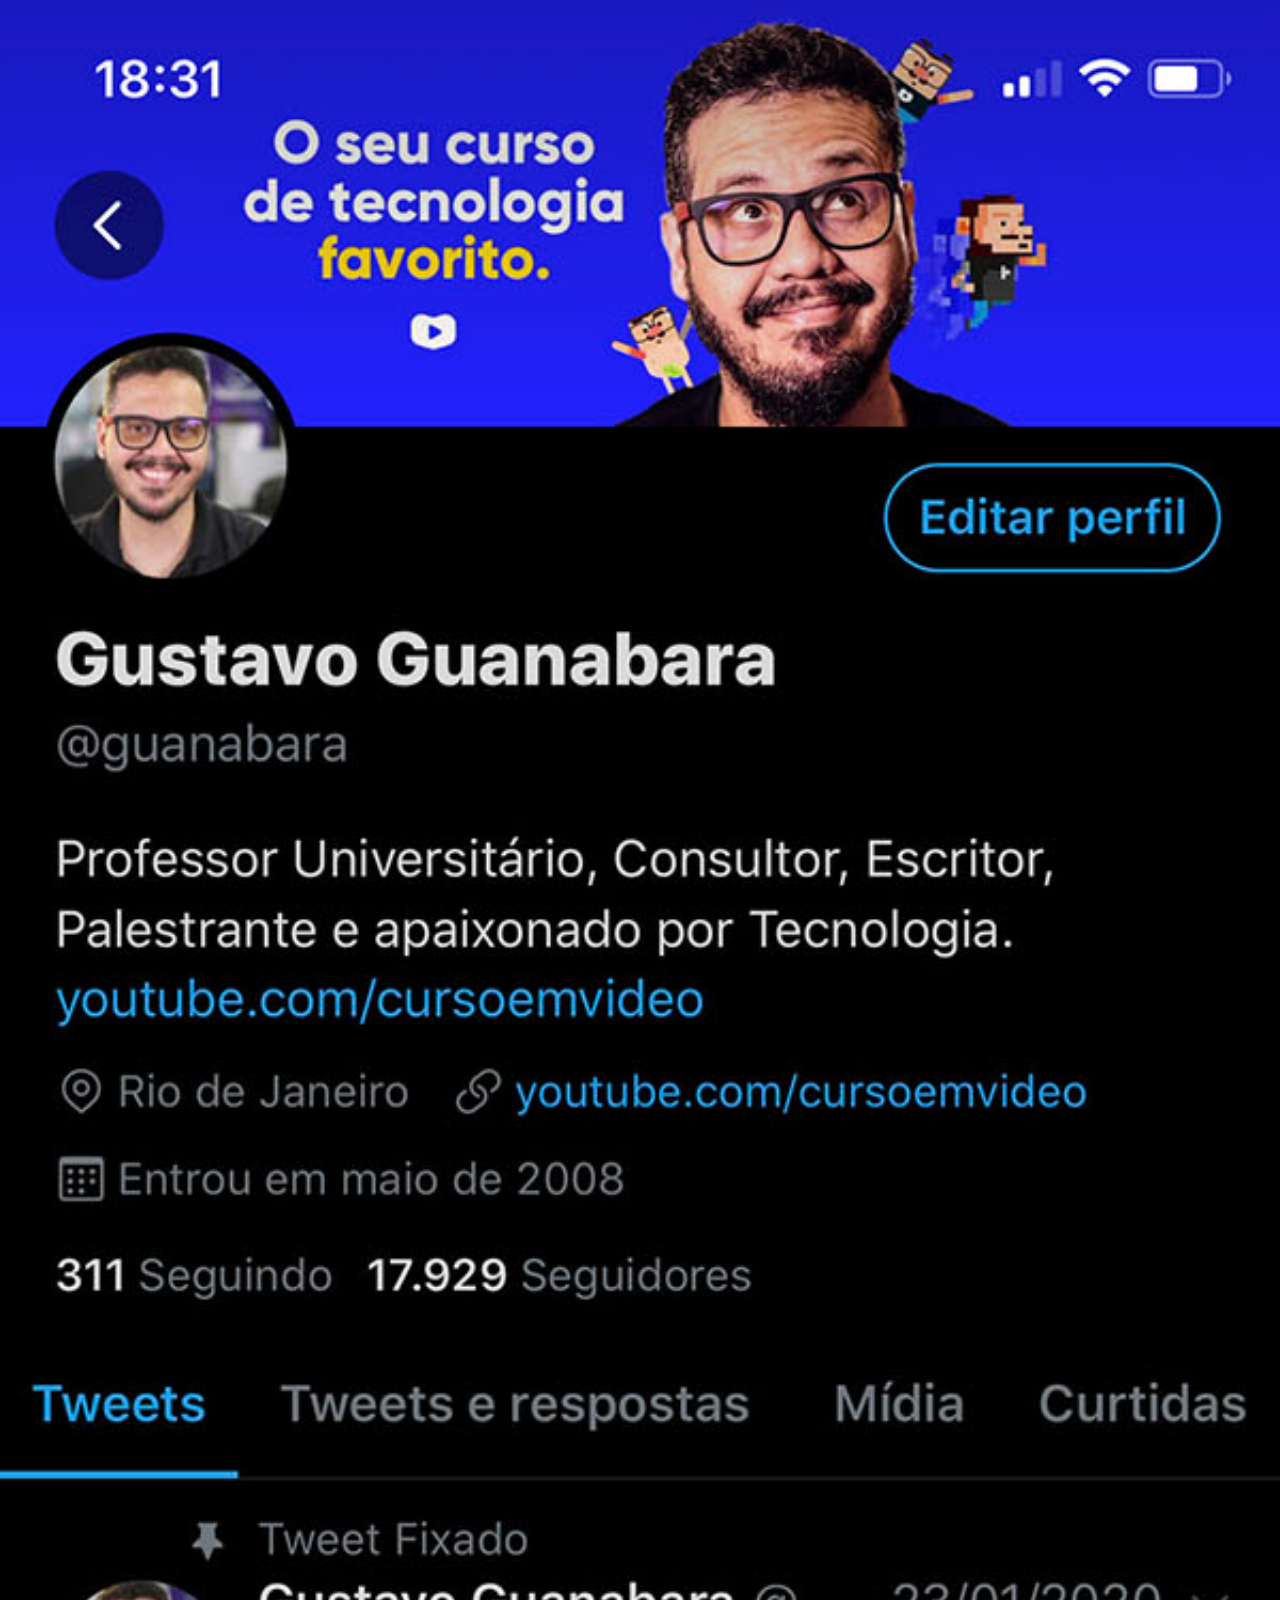
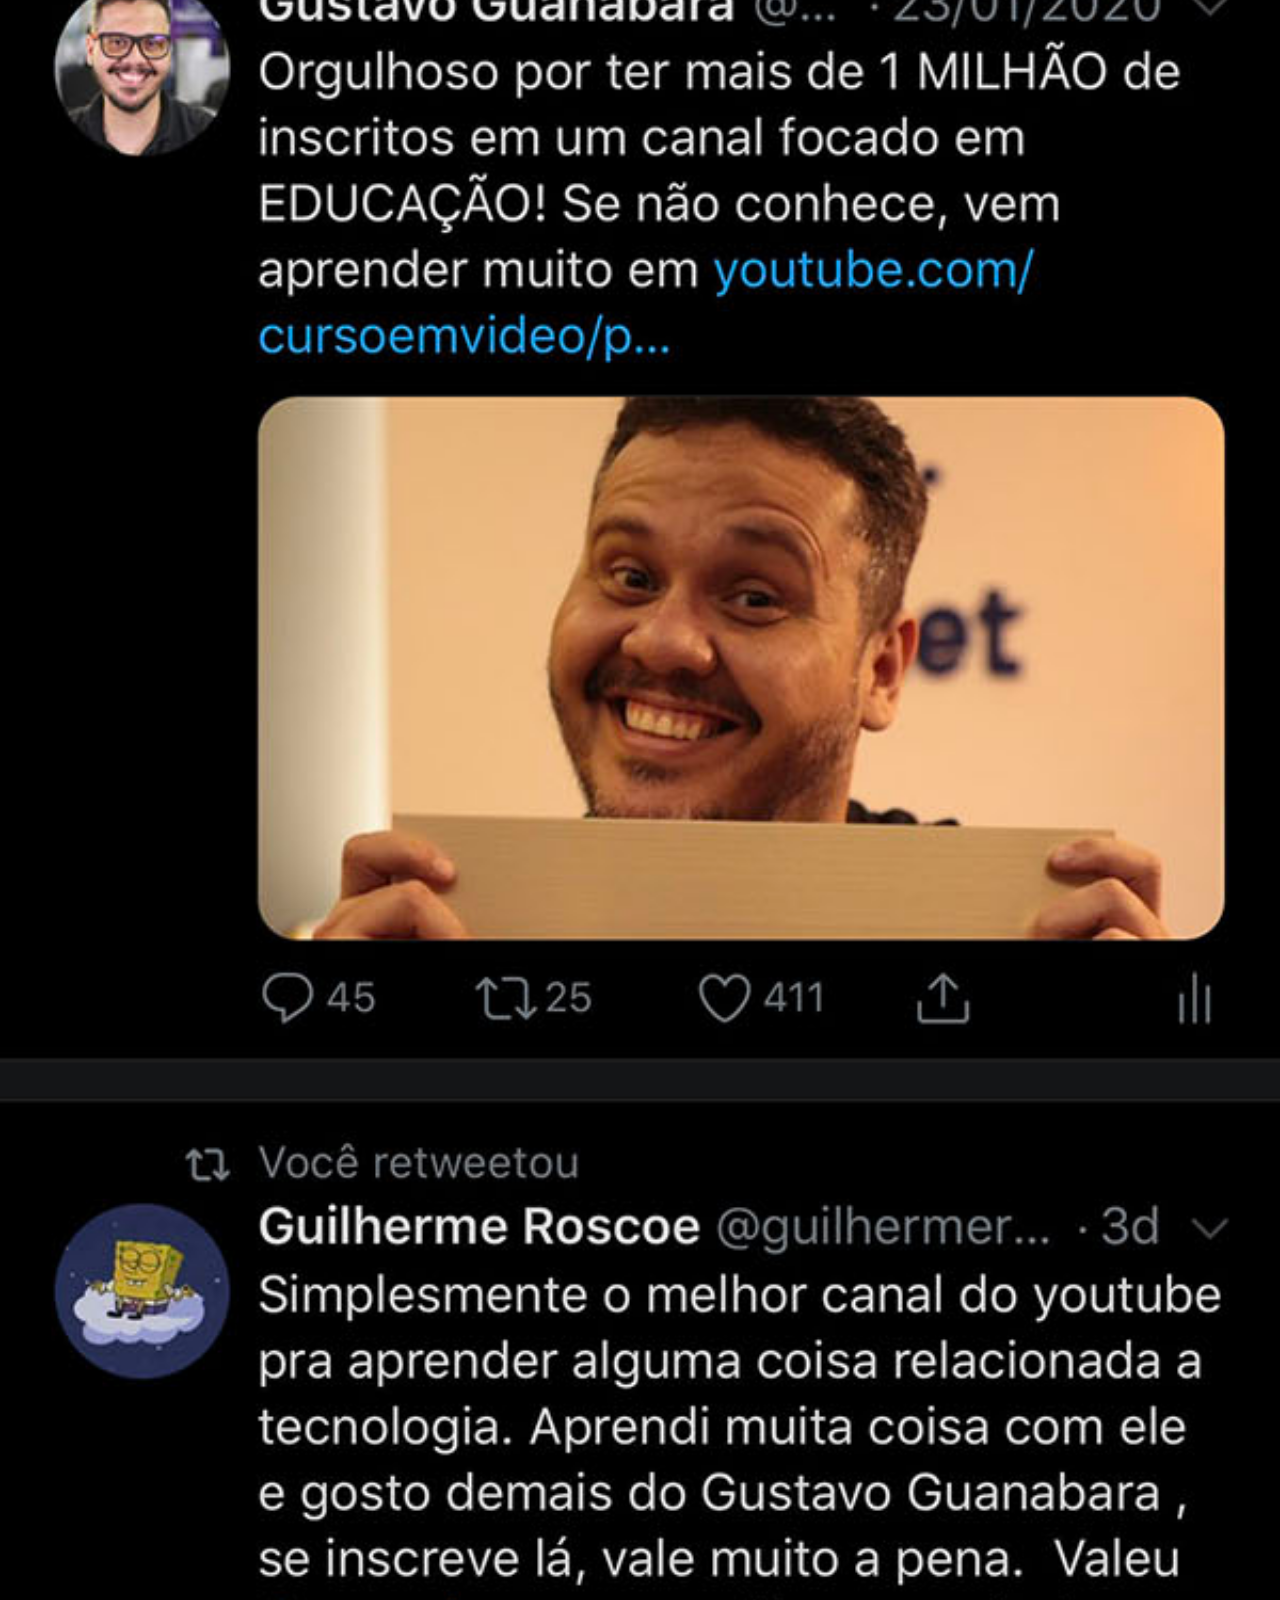
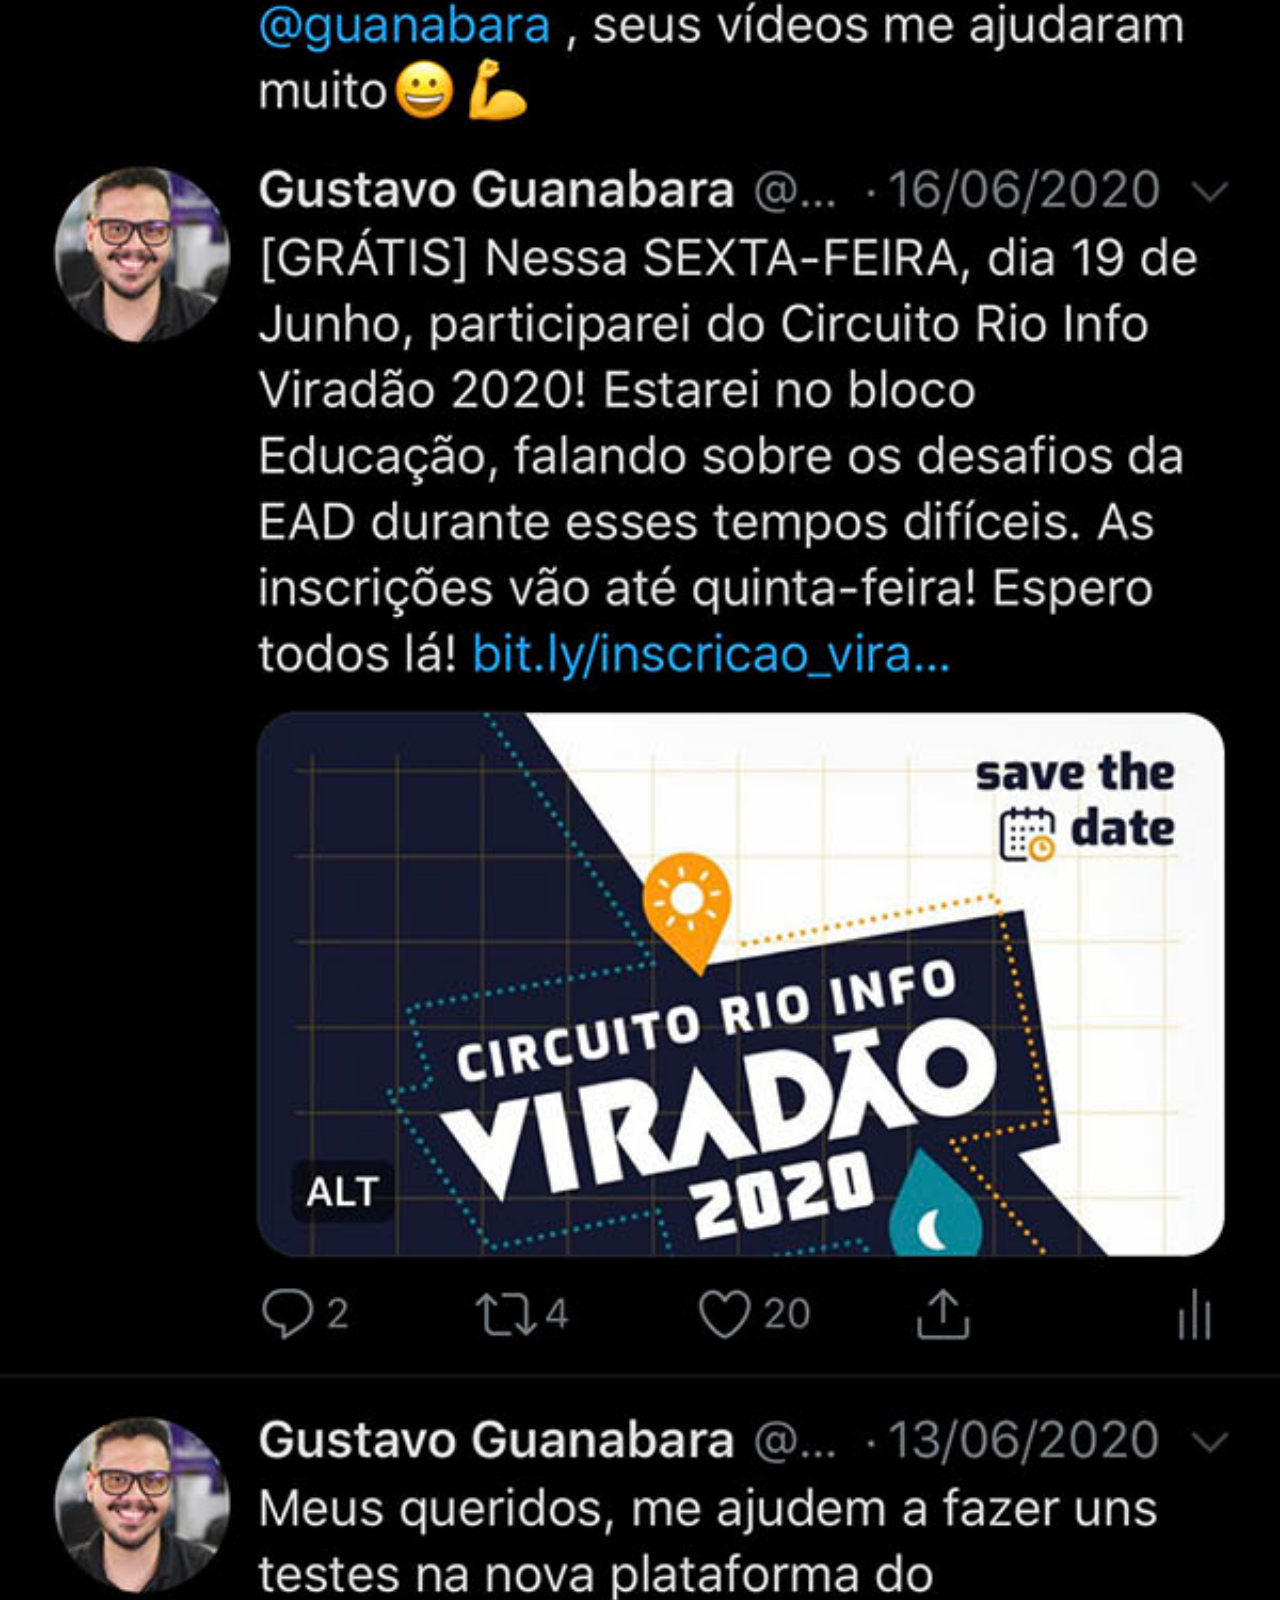
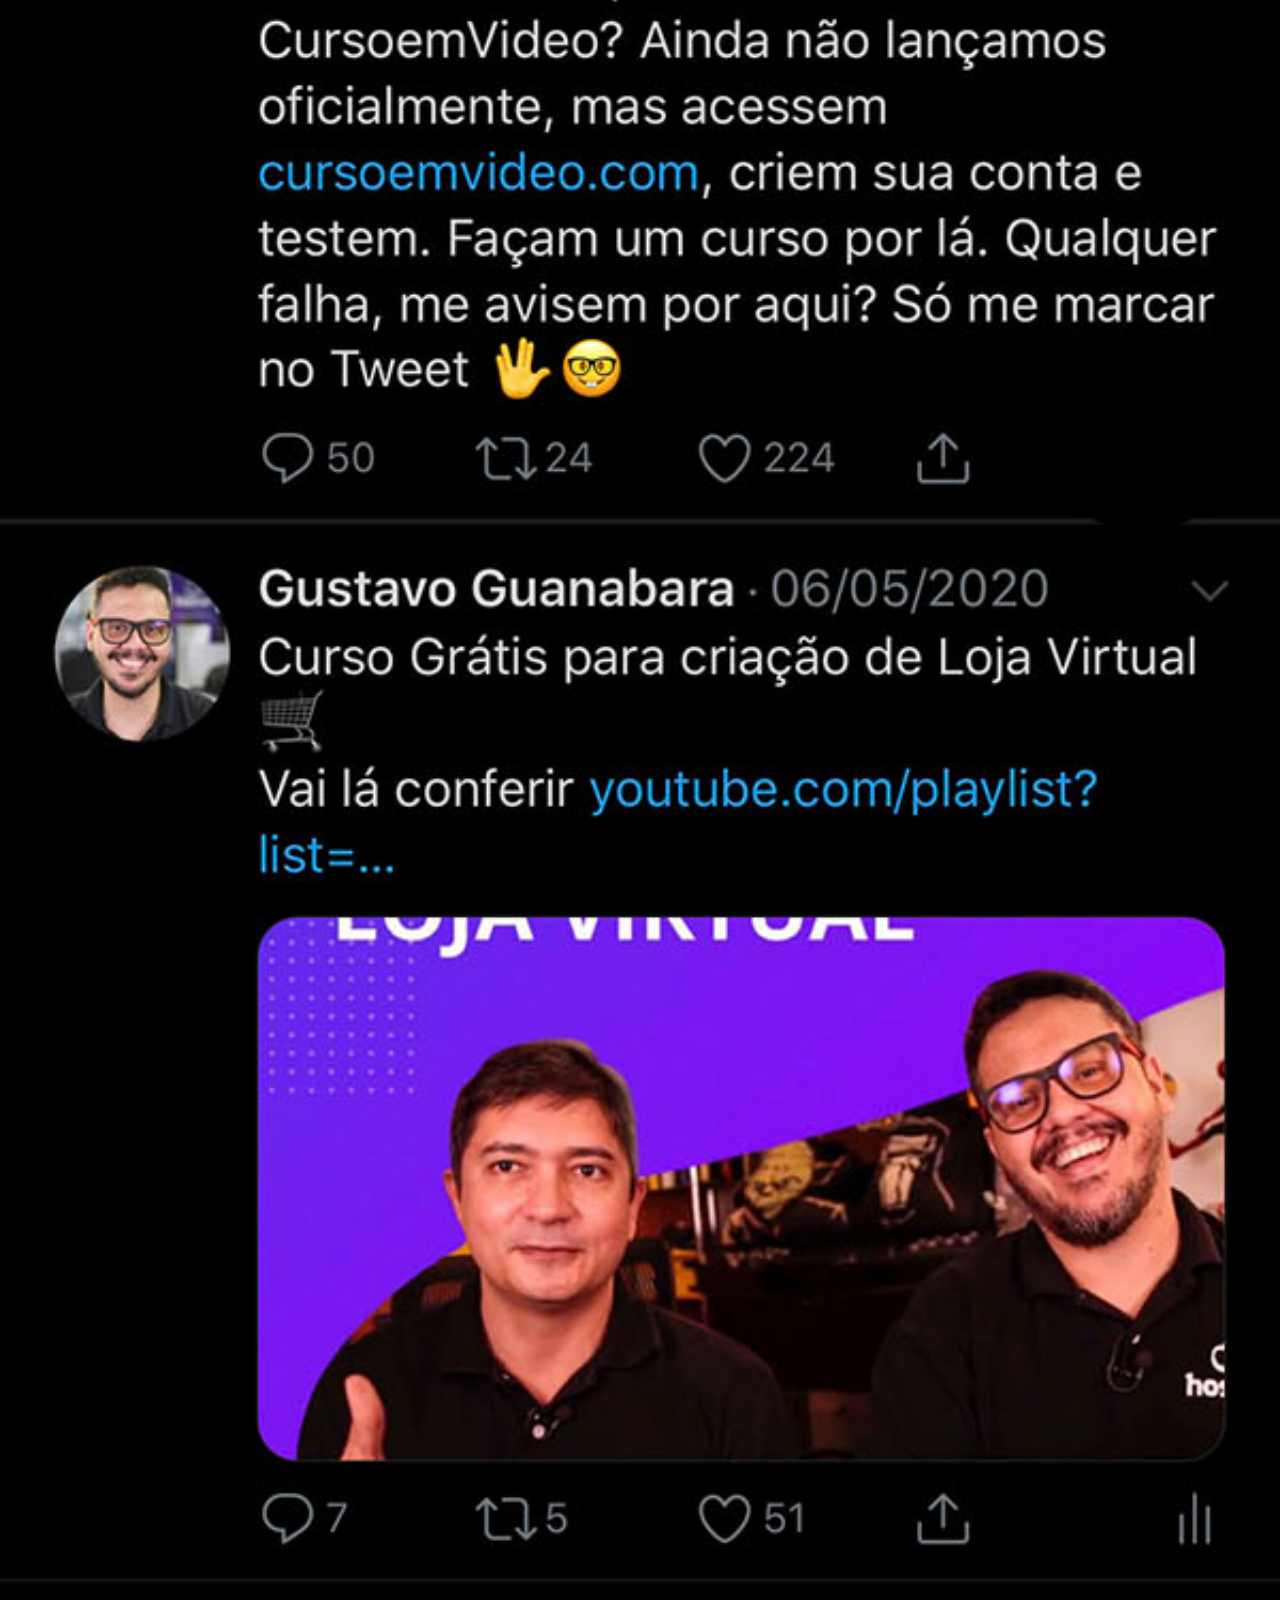
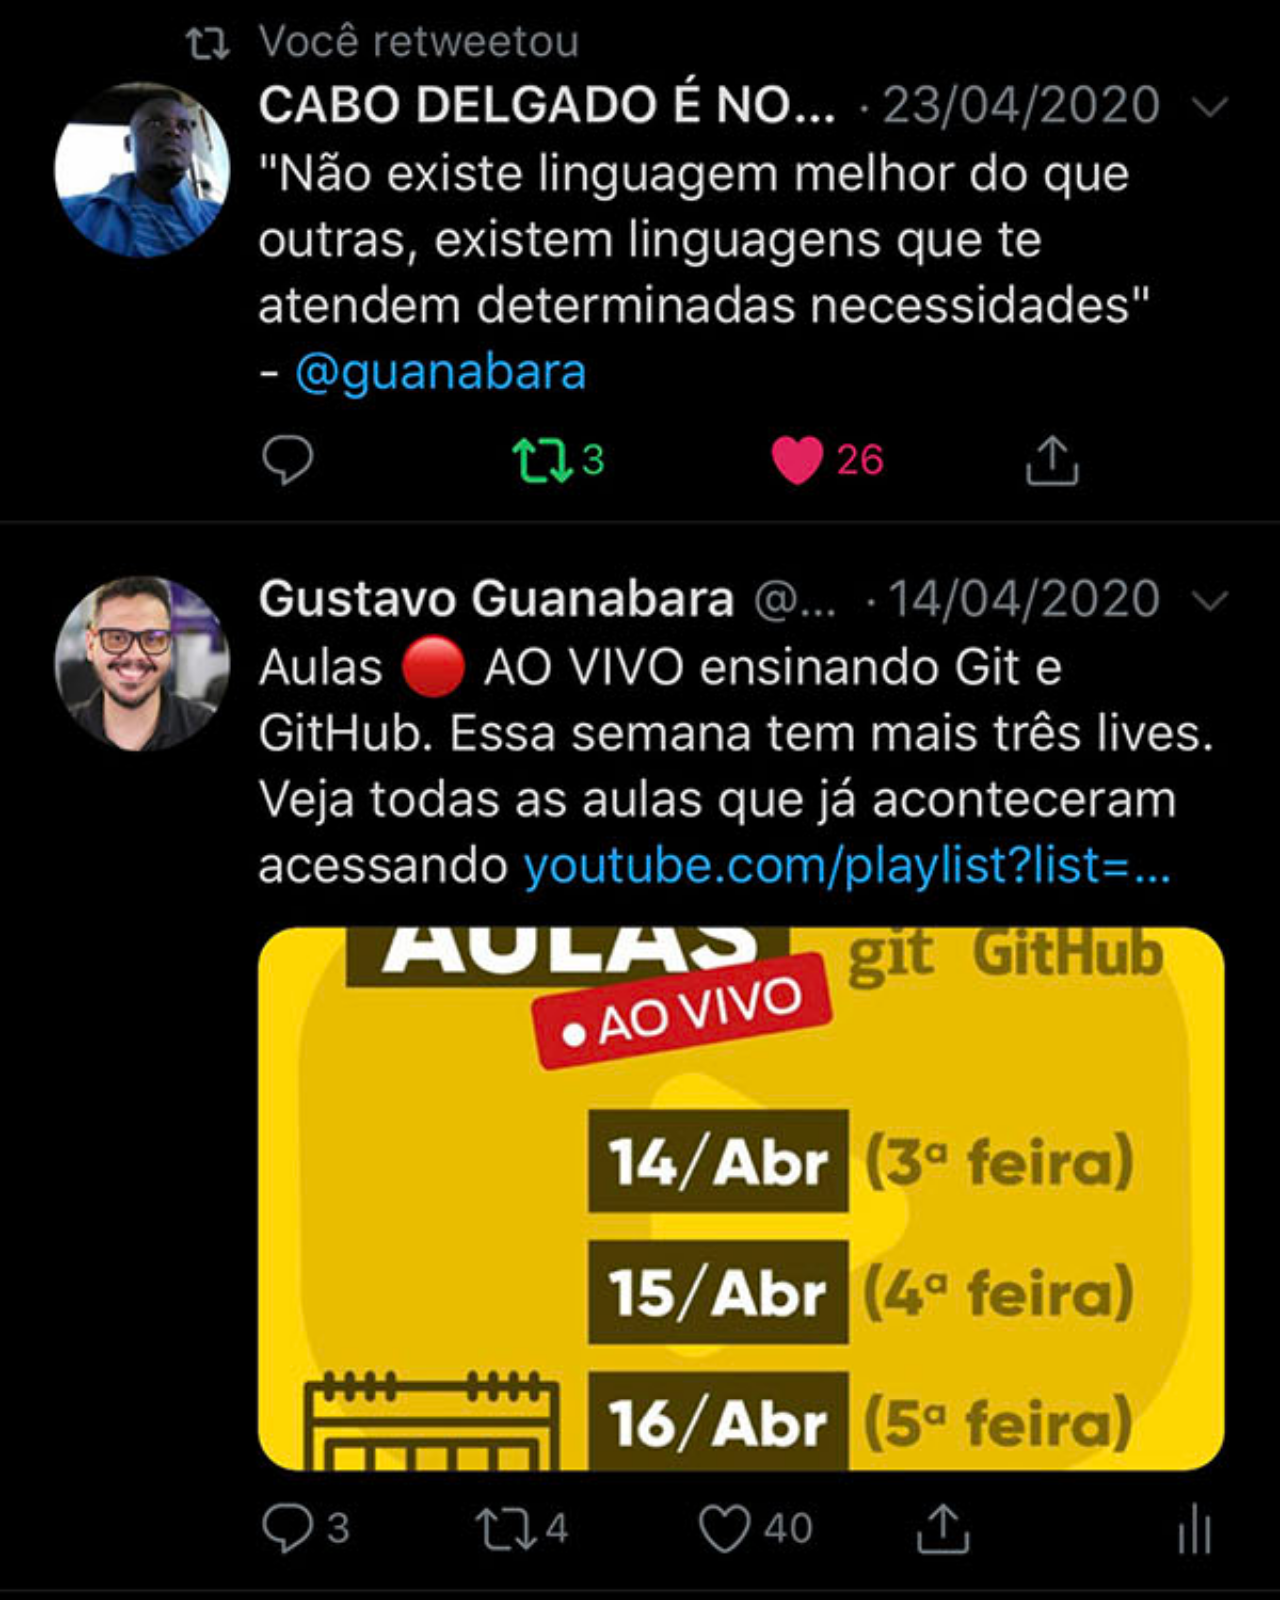
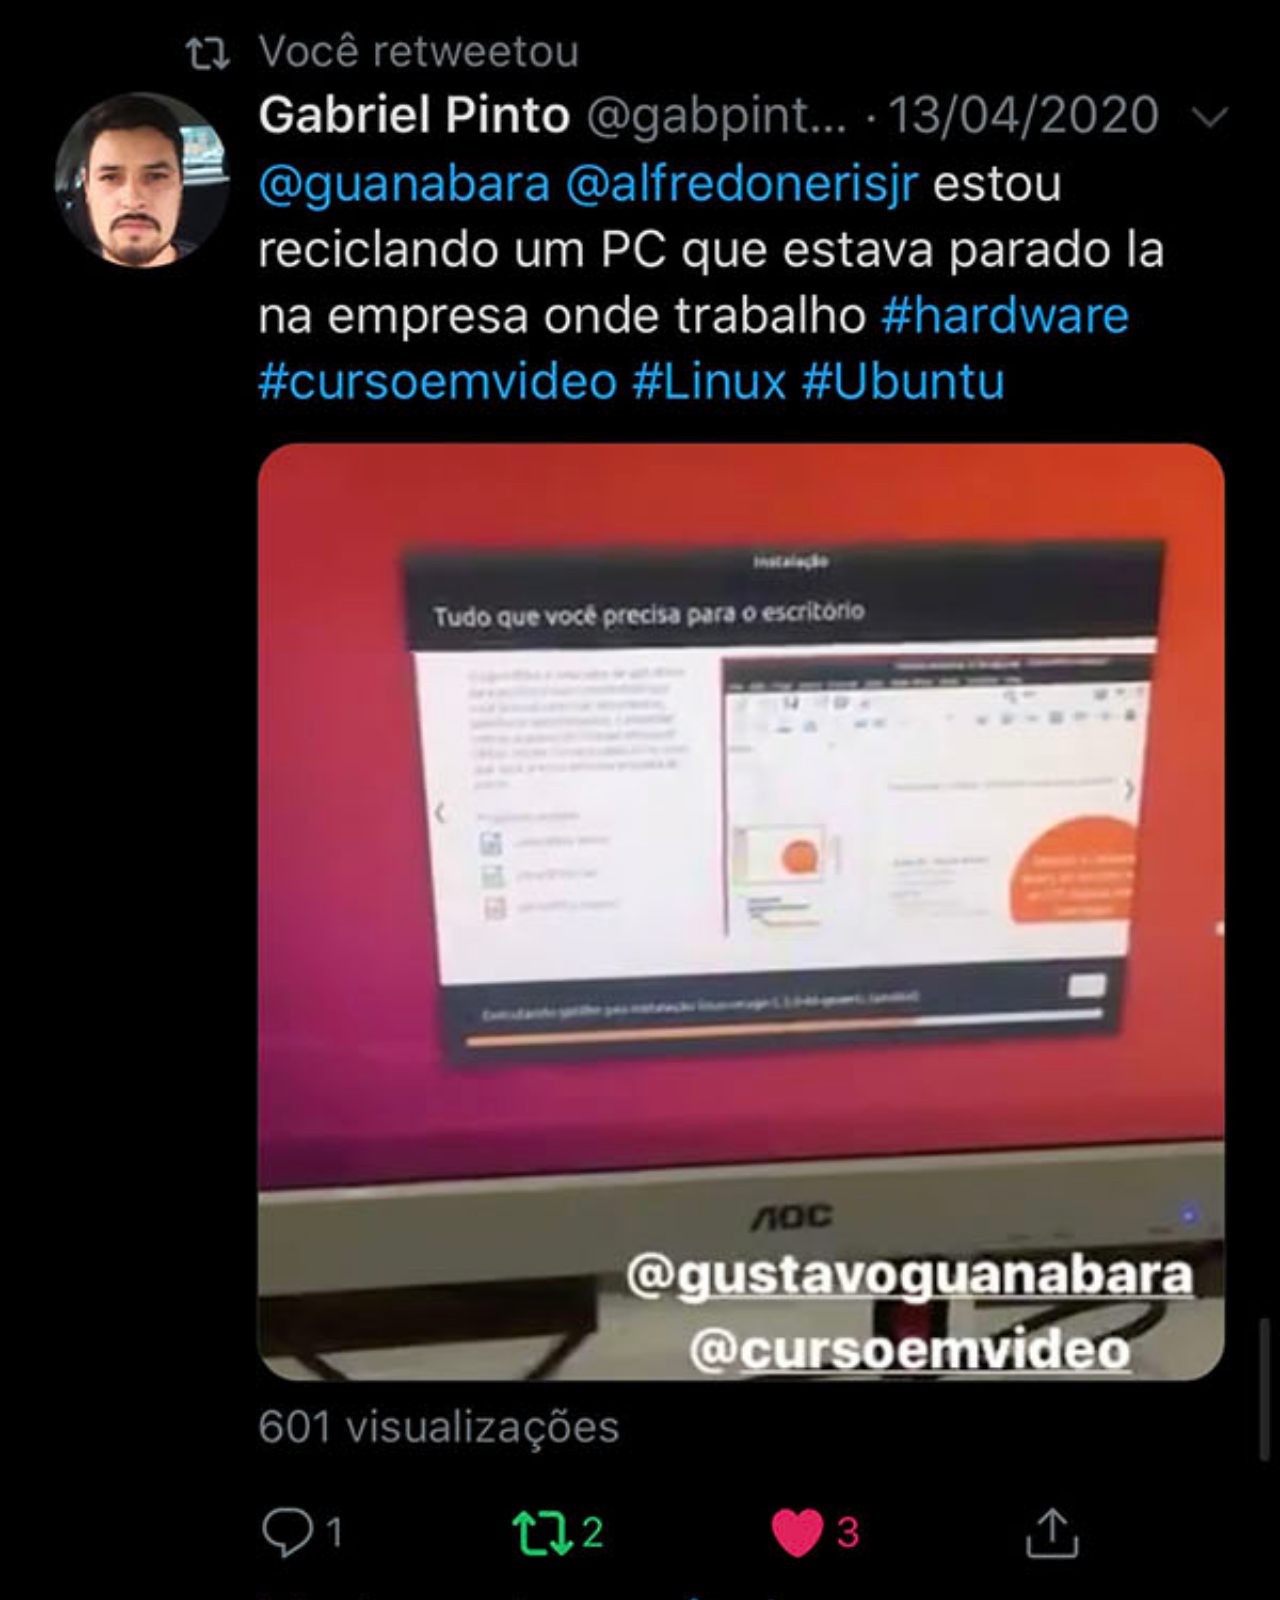
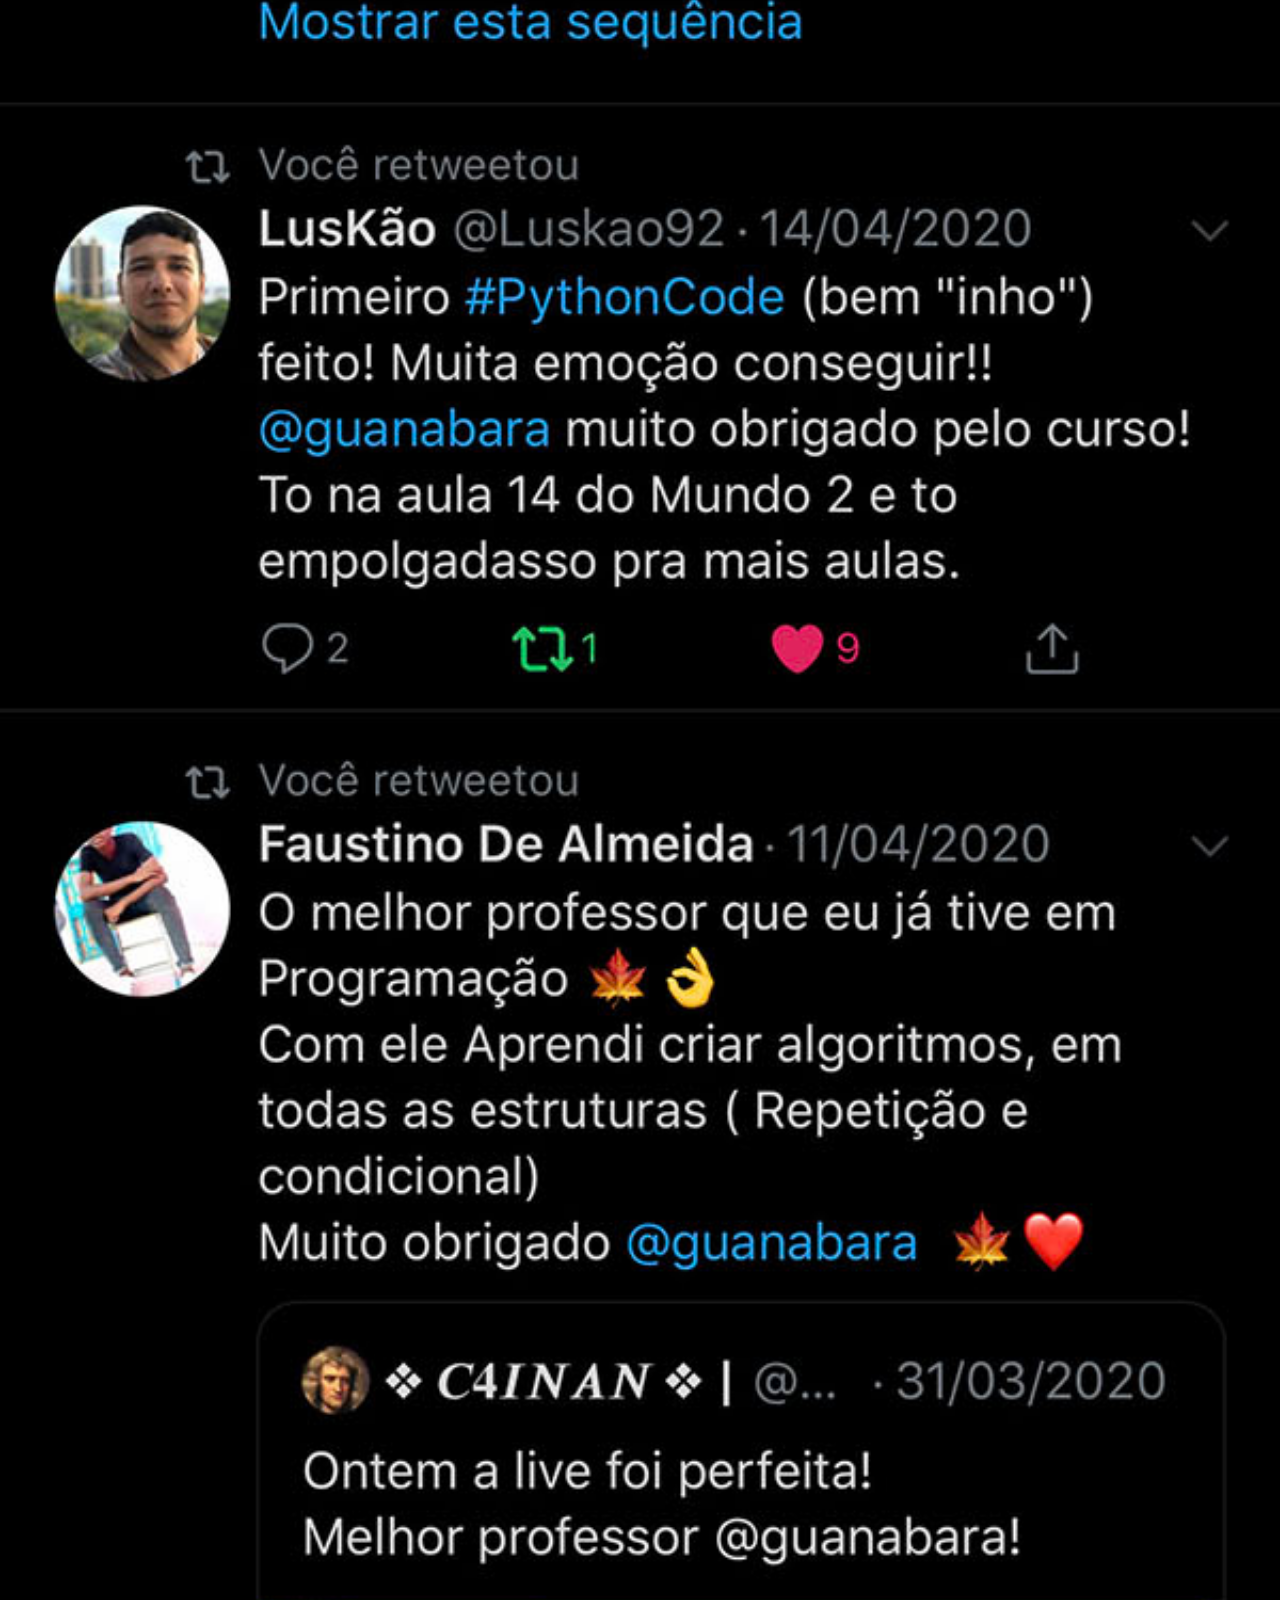
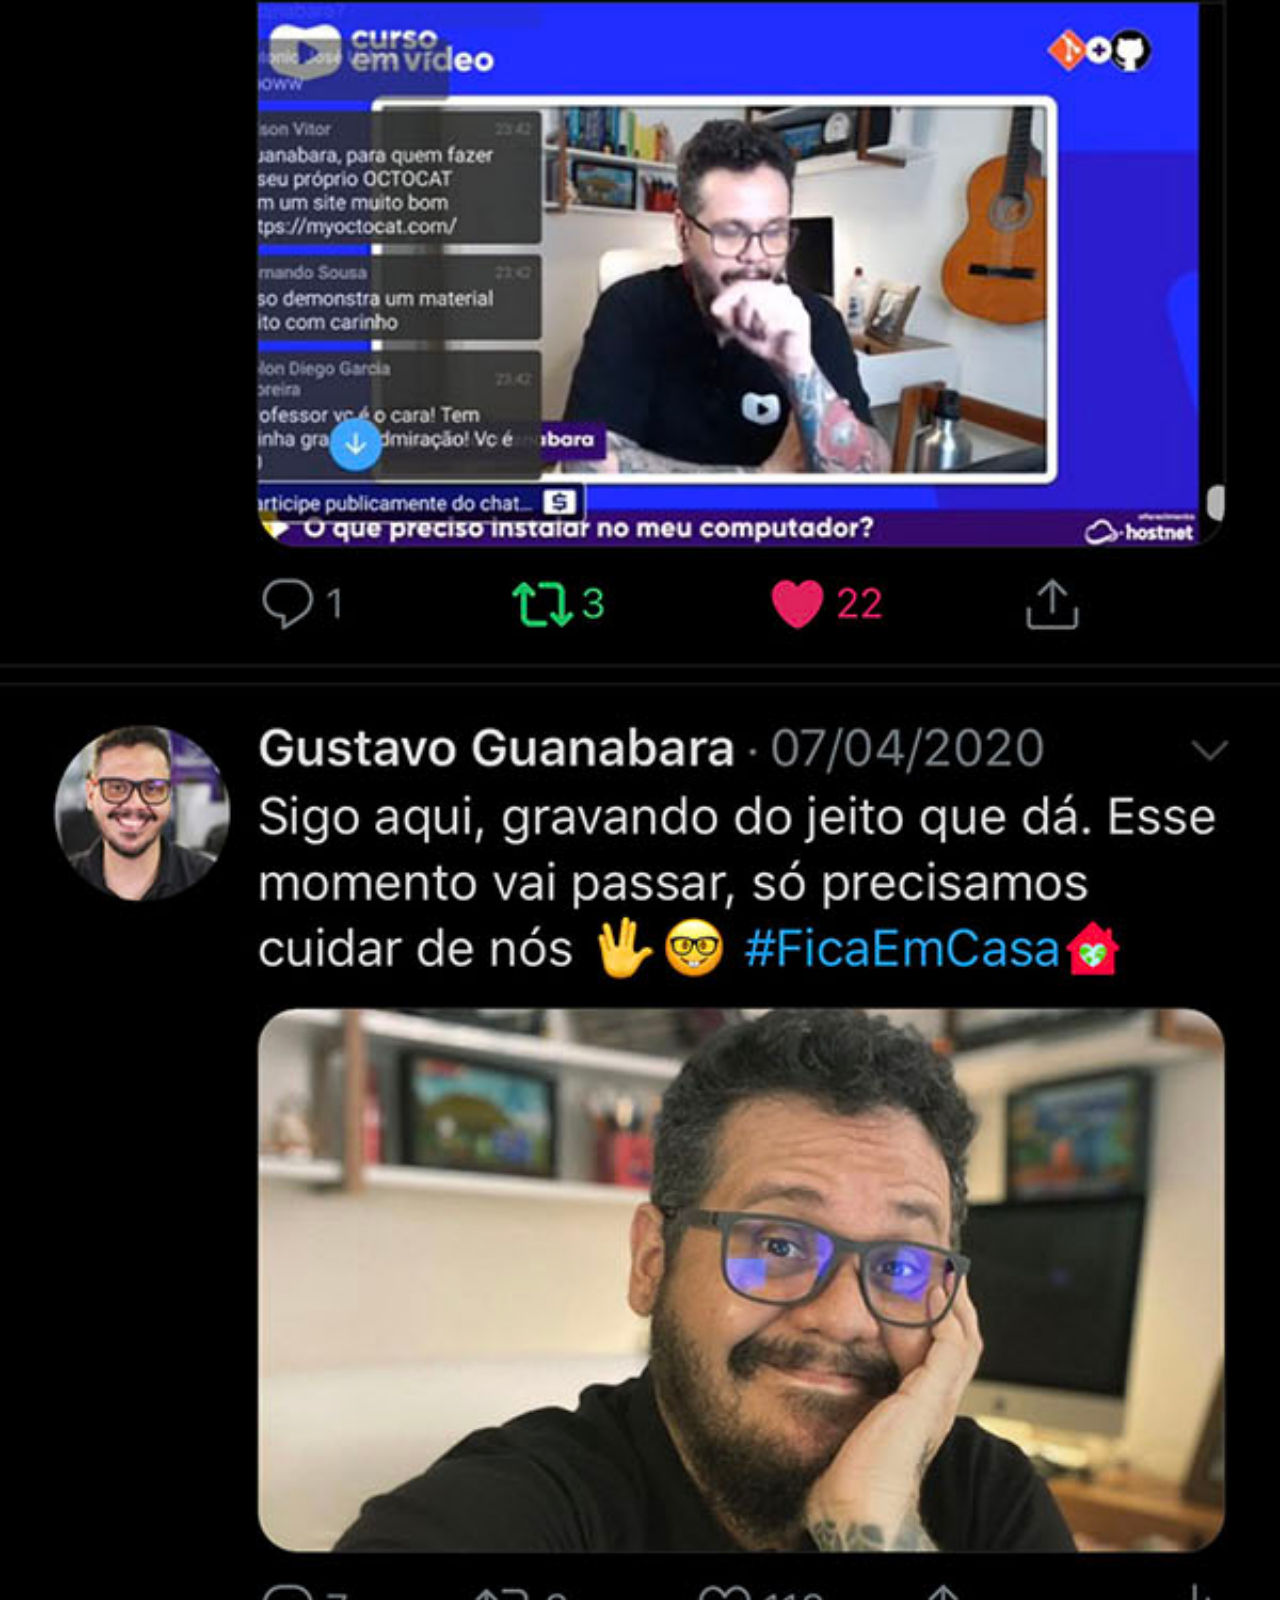
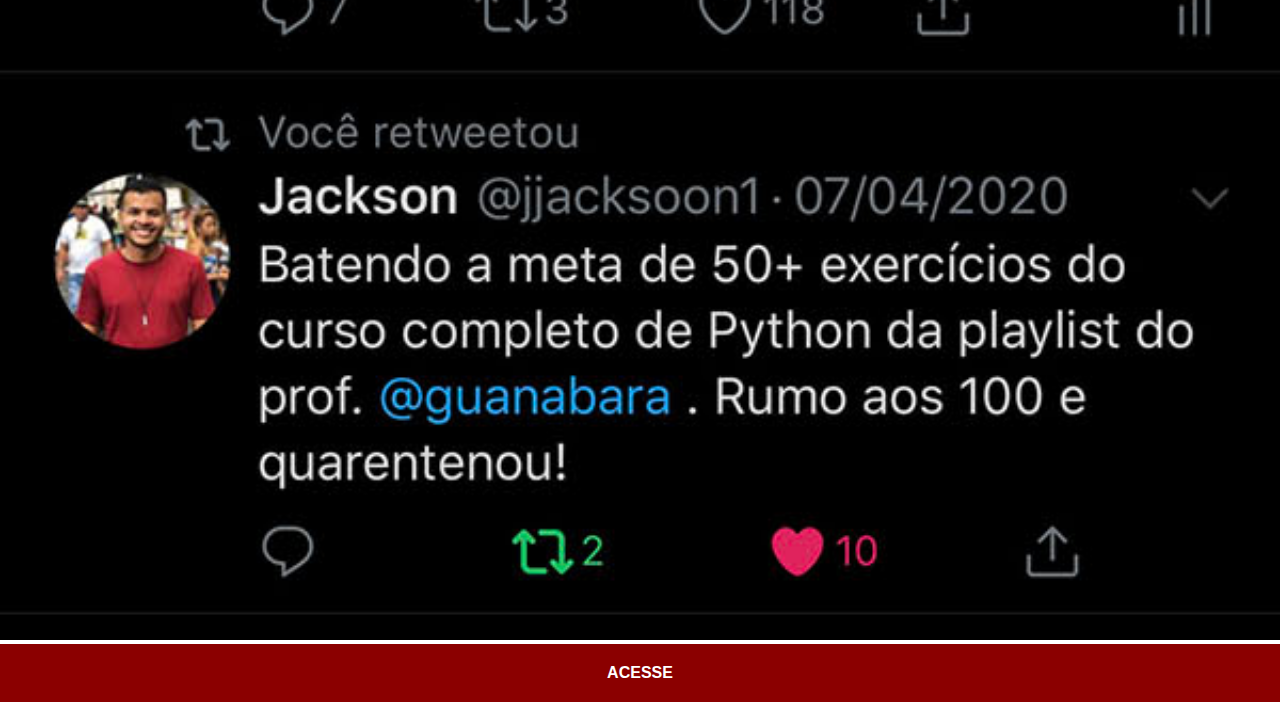
<file: twitter.html>
<!DOCTYPE html>
<html lang="pt-br">
<head>
    <meta charset="UTF-8">
    <meta http-equiv="X-UA-Compatible" content="IE=edge">
    <meta name="viewport" content="width=device-width, initial-scale=1.0">
    <title>Twitter</title>
    <link rel="stylesheet" href="estilos/social.css">
</head>
<body>
    <img src="imagens/tela-twitter.jpg" alt="Twitter">
    <a href="https://twitter.com/guanabara" target="_blank">ACESSE</a>
</body>
</html>
</file>
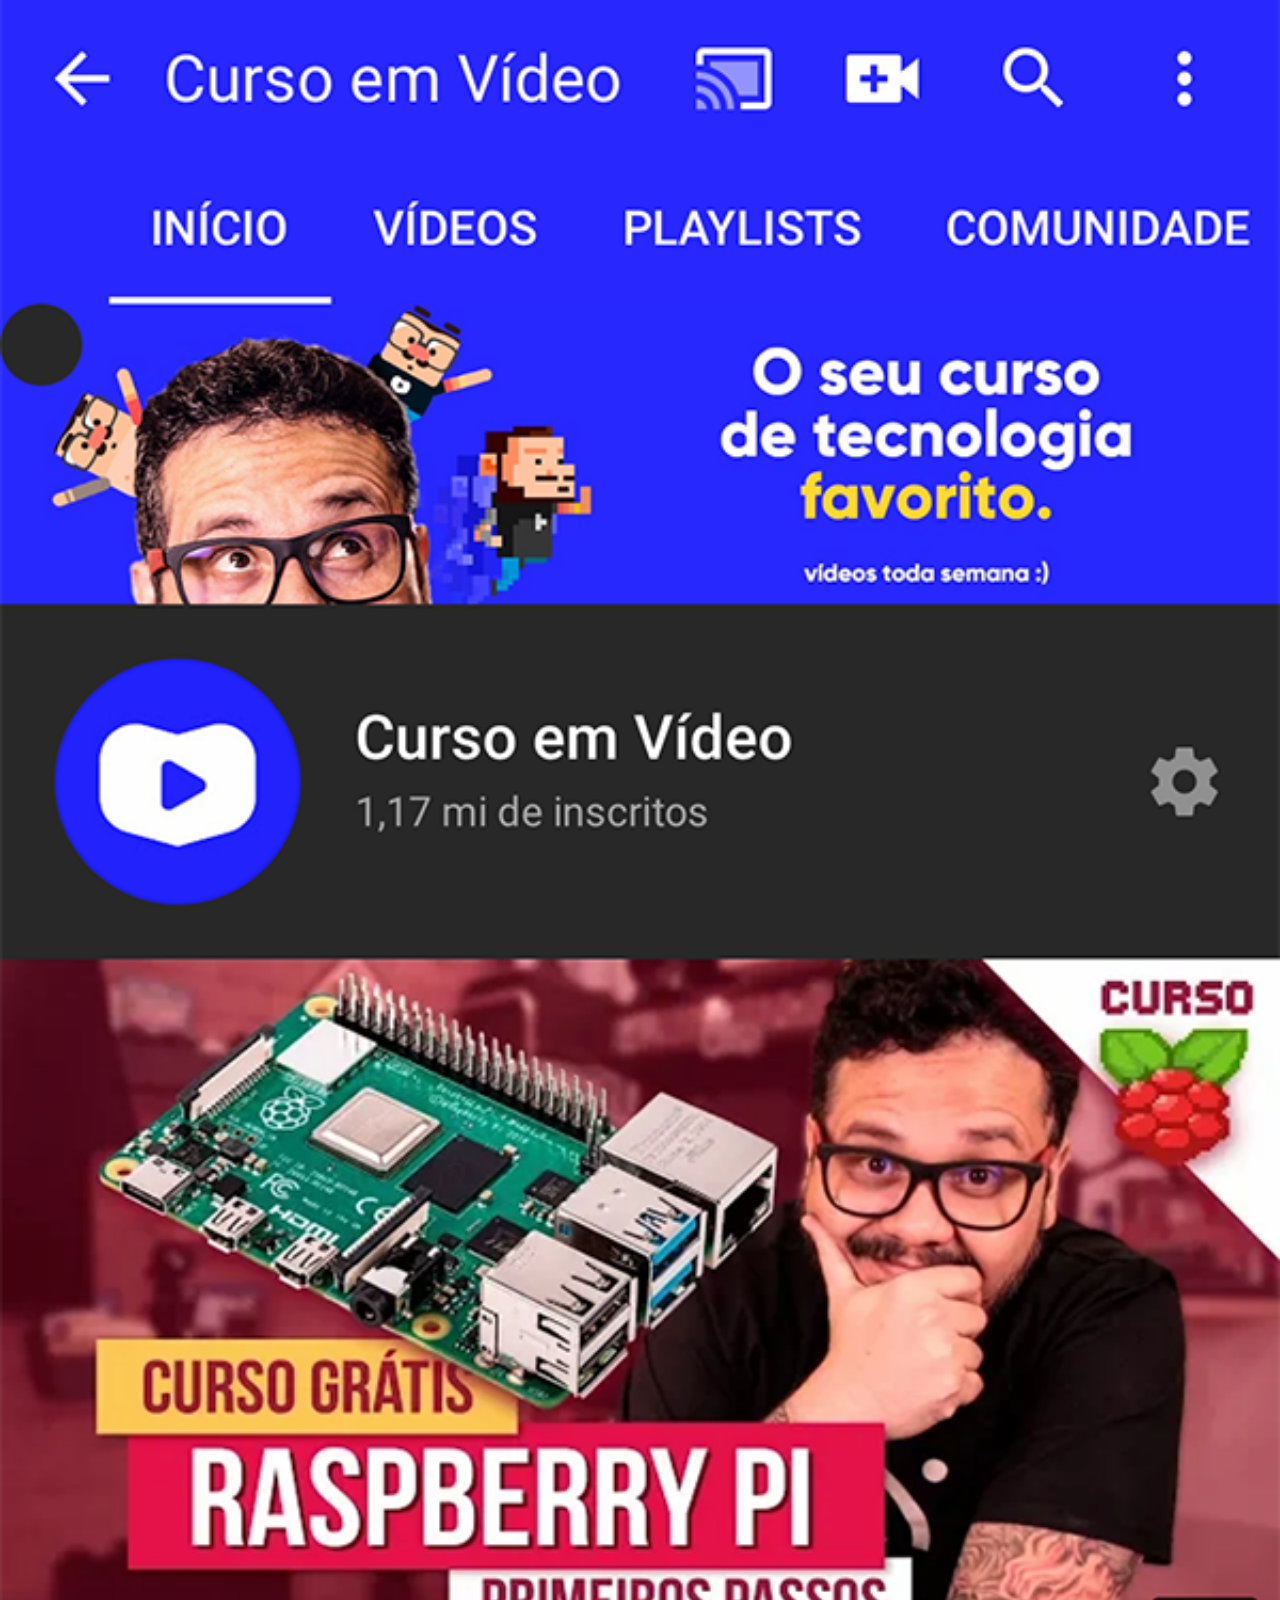
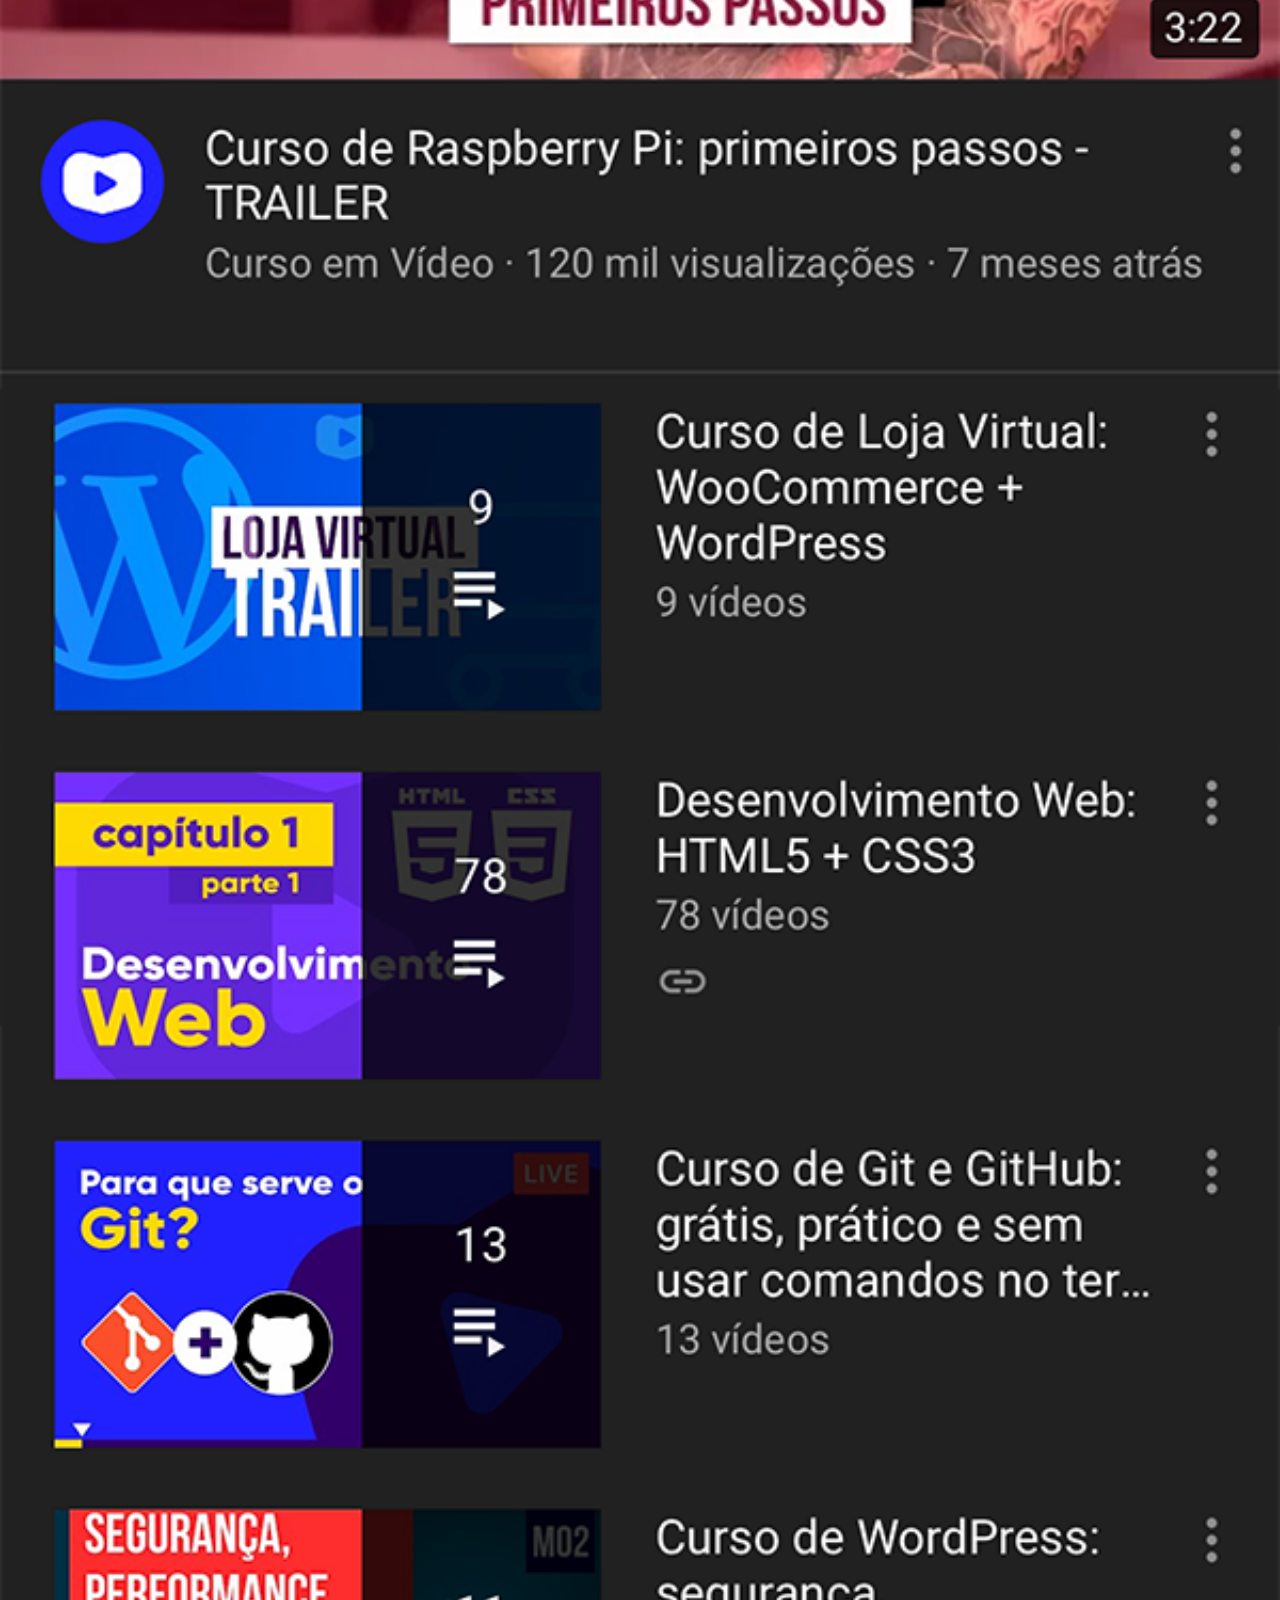
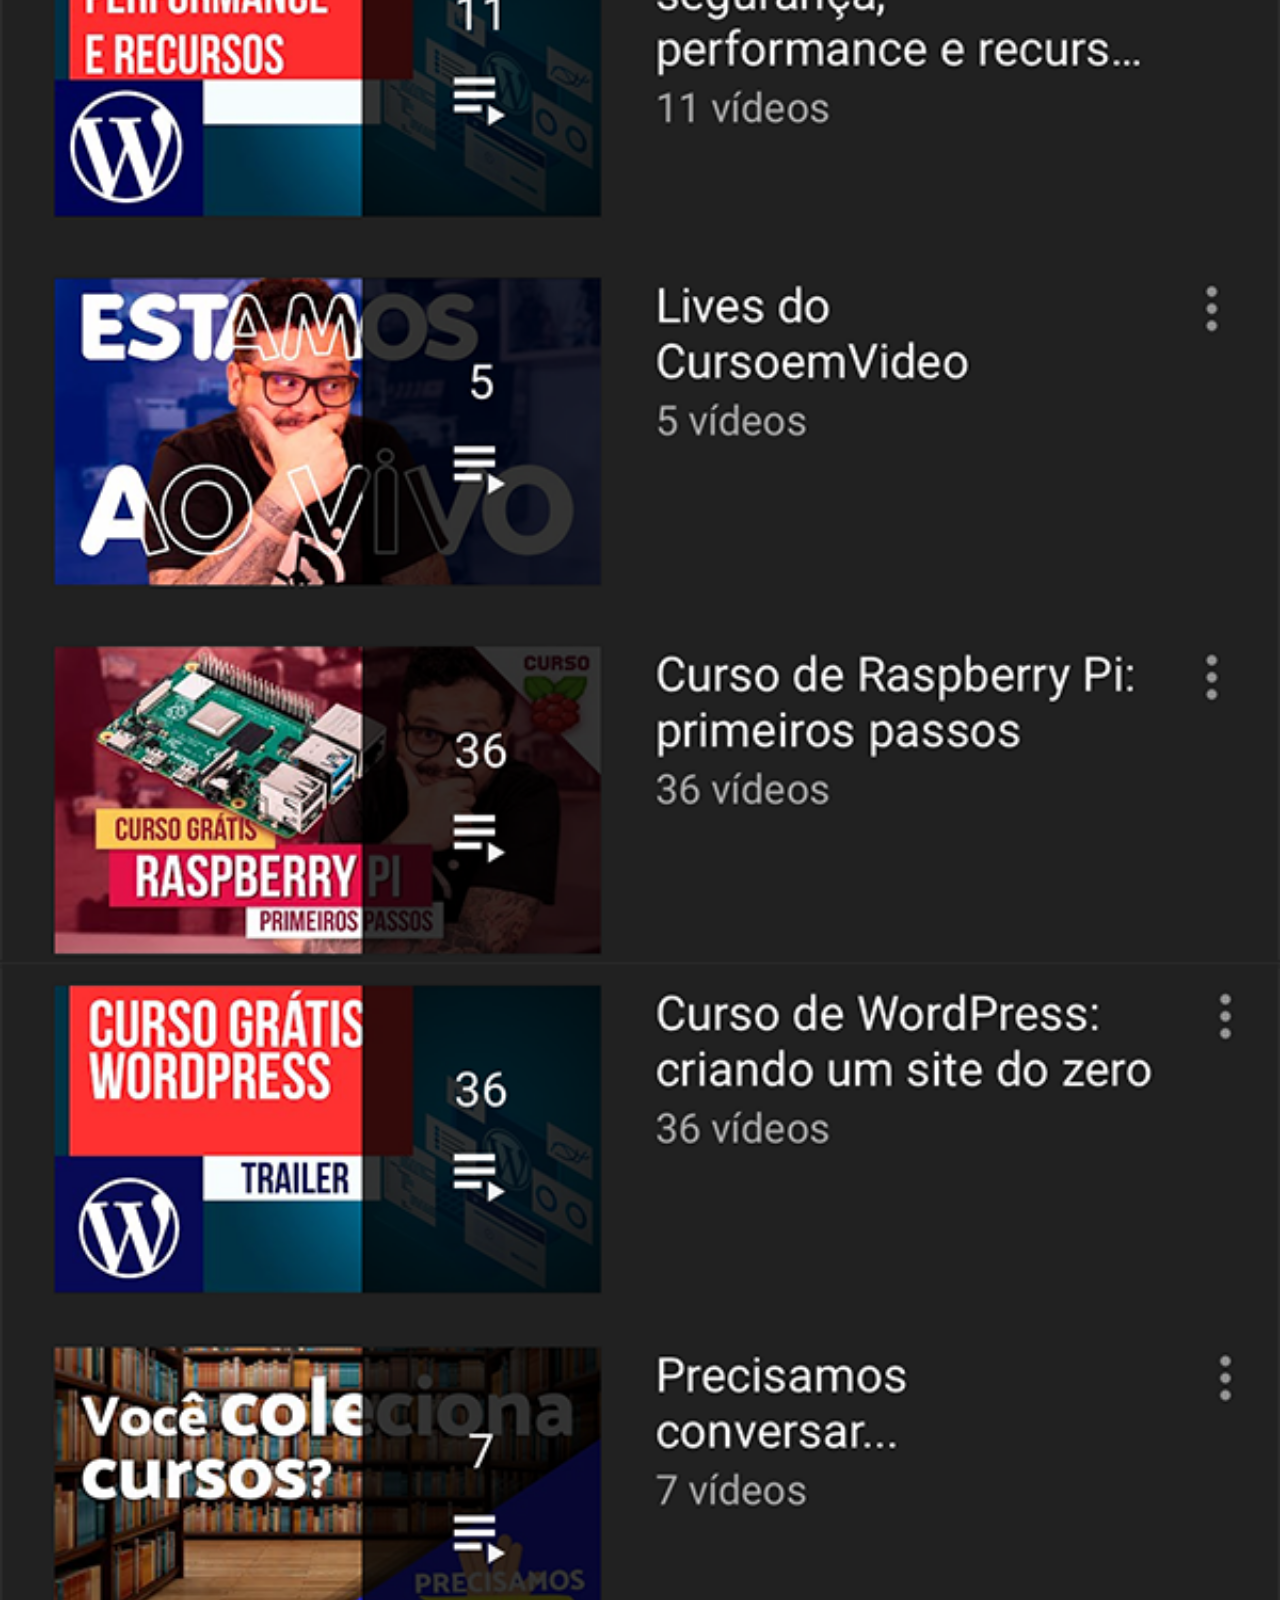
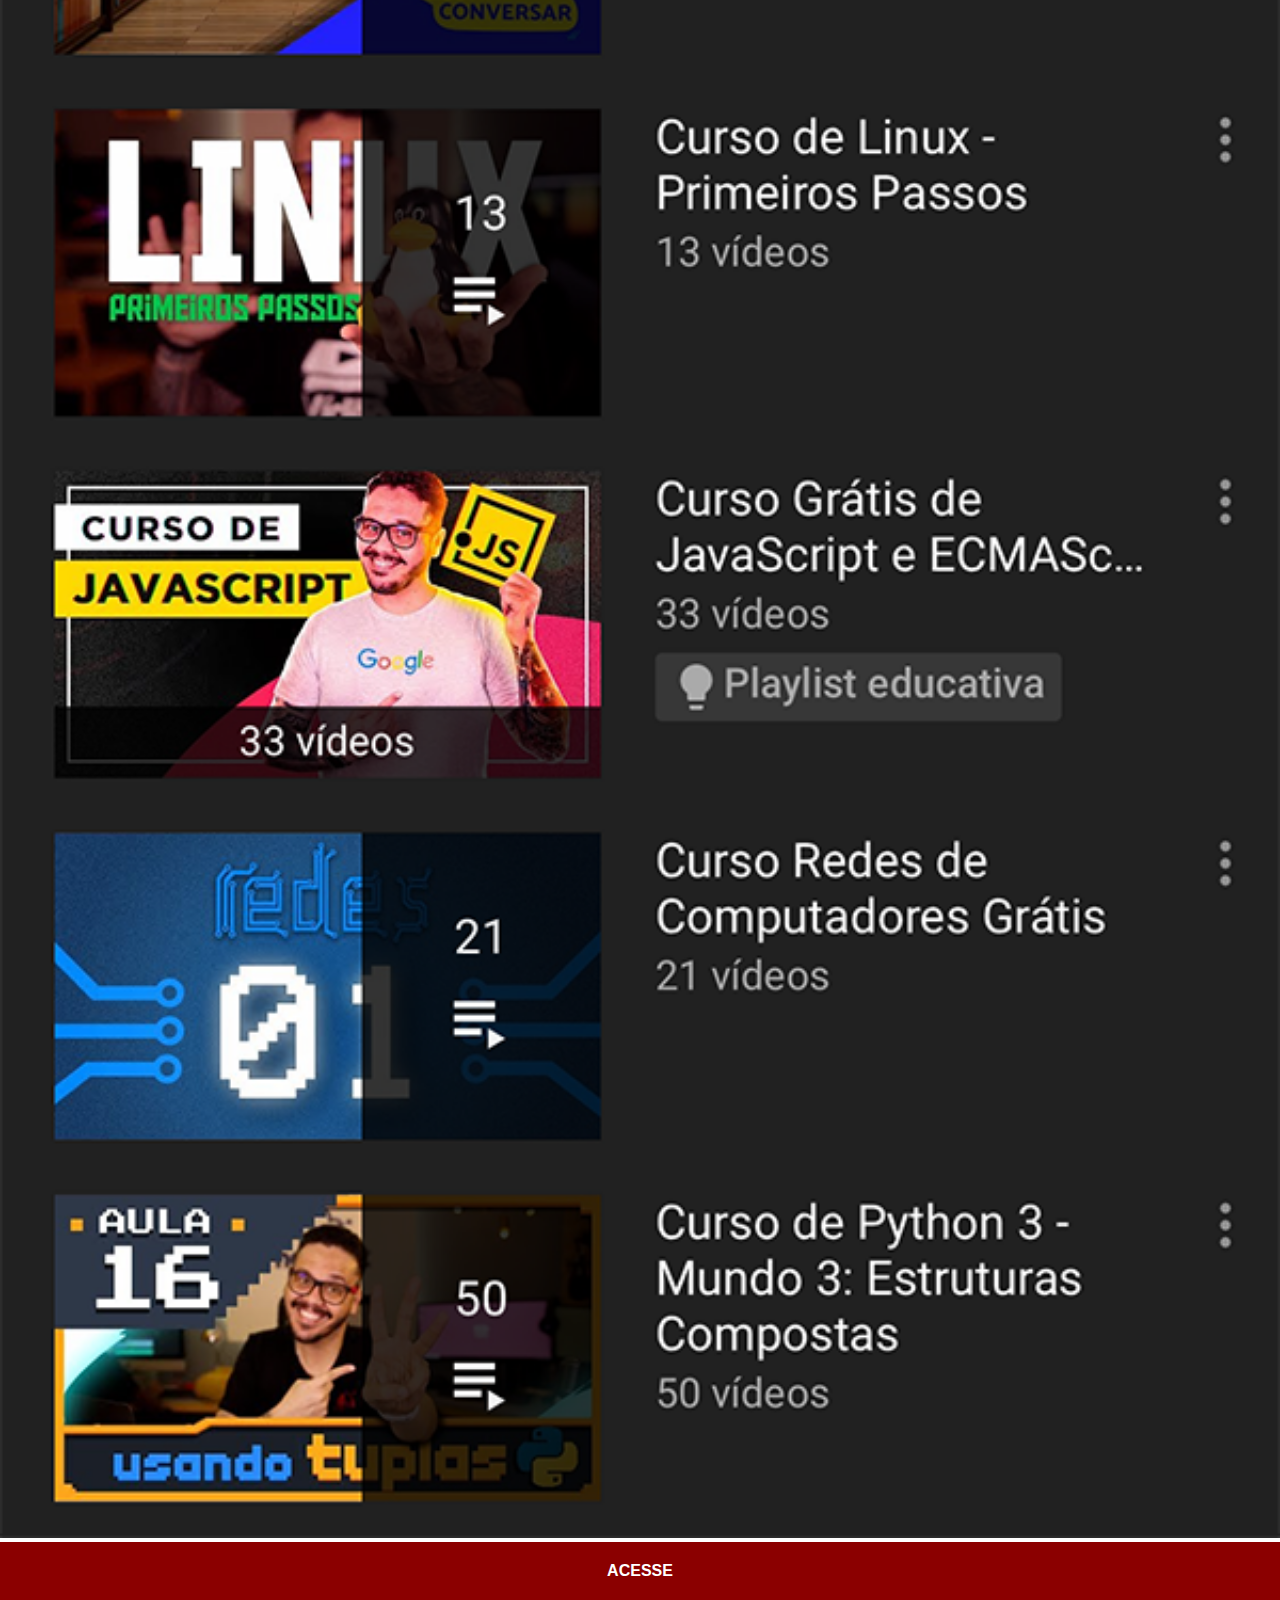
<file: youtube.html>
<!DOCTYPE html>
<html lang="pt-br">
<head>
    <meta charset="UTF-8">
    <meta http-equiv="X-UA-Compatible" content="IE=edge">
    <meta name="viewport" content="width=device-width, initial-scale=1.0">
    <title>Youtube</title>
    <link rel="stylesheet" href="estilos/social.css">
</head>
<body>
    <img src="imagens/tela-youtube.png" alt="Youtube">
    <a href="https://www.youtube.com/c/CursoemVídeo/playlists" target="_blank">ACESSE</a>
</body>
</html>
</file>
<file: estilos/style.css>
@charset "UTF-8";

*{
    margin: 0px;
    padding: 0px;
    font-family: Arial, Helvetica, sans-serif;
}

html, body{
    height: 100vh;
    width: 100vw;
    background-color: black;
}

body{
    background: url('../imagens/fundo-madeira.jpg') no-repeat top center;
    background-size: cover;
    background-attachment: fixed;
}

main{
    position: relative; 
    height: 100vh;
}

section#telefone{
    position: absolute;
    top: 50%;
    left: 50%;
    transform: translate(-50%, -50%);
    
    height: 627px;
    width: 311px;
    background: url('../imagens/frame-iphone.png') no-repeat;
}

iframe#tela{
    position: relative;
    top: 80px;
    left: 22px;
    width: 267px;
    height: 471px;
}

section#redes-sociais{
    text-align: right;

}

section#redes-sociais img{
    width: 50px;
    margin: 10px;
    border-radius: 50%;
    box-shadow: 2px 2px 5px rgba(0, 0, 0, 0.747);
}
section#redes-sociais img:hover{
    border: 2px solid rgba(255, 255, 255, 0.404);
    transform: translate(-2px, -2px);
    box-shadow: 5px 5px 10px rgba(0, 0, 0, 0.685);
    transition: transform .3s border 1s;
}
</file>
<file: estilos/social.css>
@charset "UTF-8";

*{
    margin: 0px;
    padding: 0px;
    font-family: Arial, Helvetica, sans-serif;
}

::-webkit-scrollbar{
    width: 0px;
    height: 0px;
}

img{
    width: 100vw;
}

a{
    display: block;
    background-color: darkred;
    padding: 20px;
    text-align: center;
    font-weight: bolder;
    text-decoration: none;
    color: white;

}

a:hover{
    background-color: red;
}
</file>
